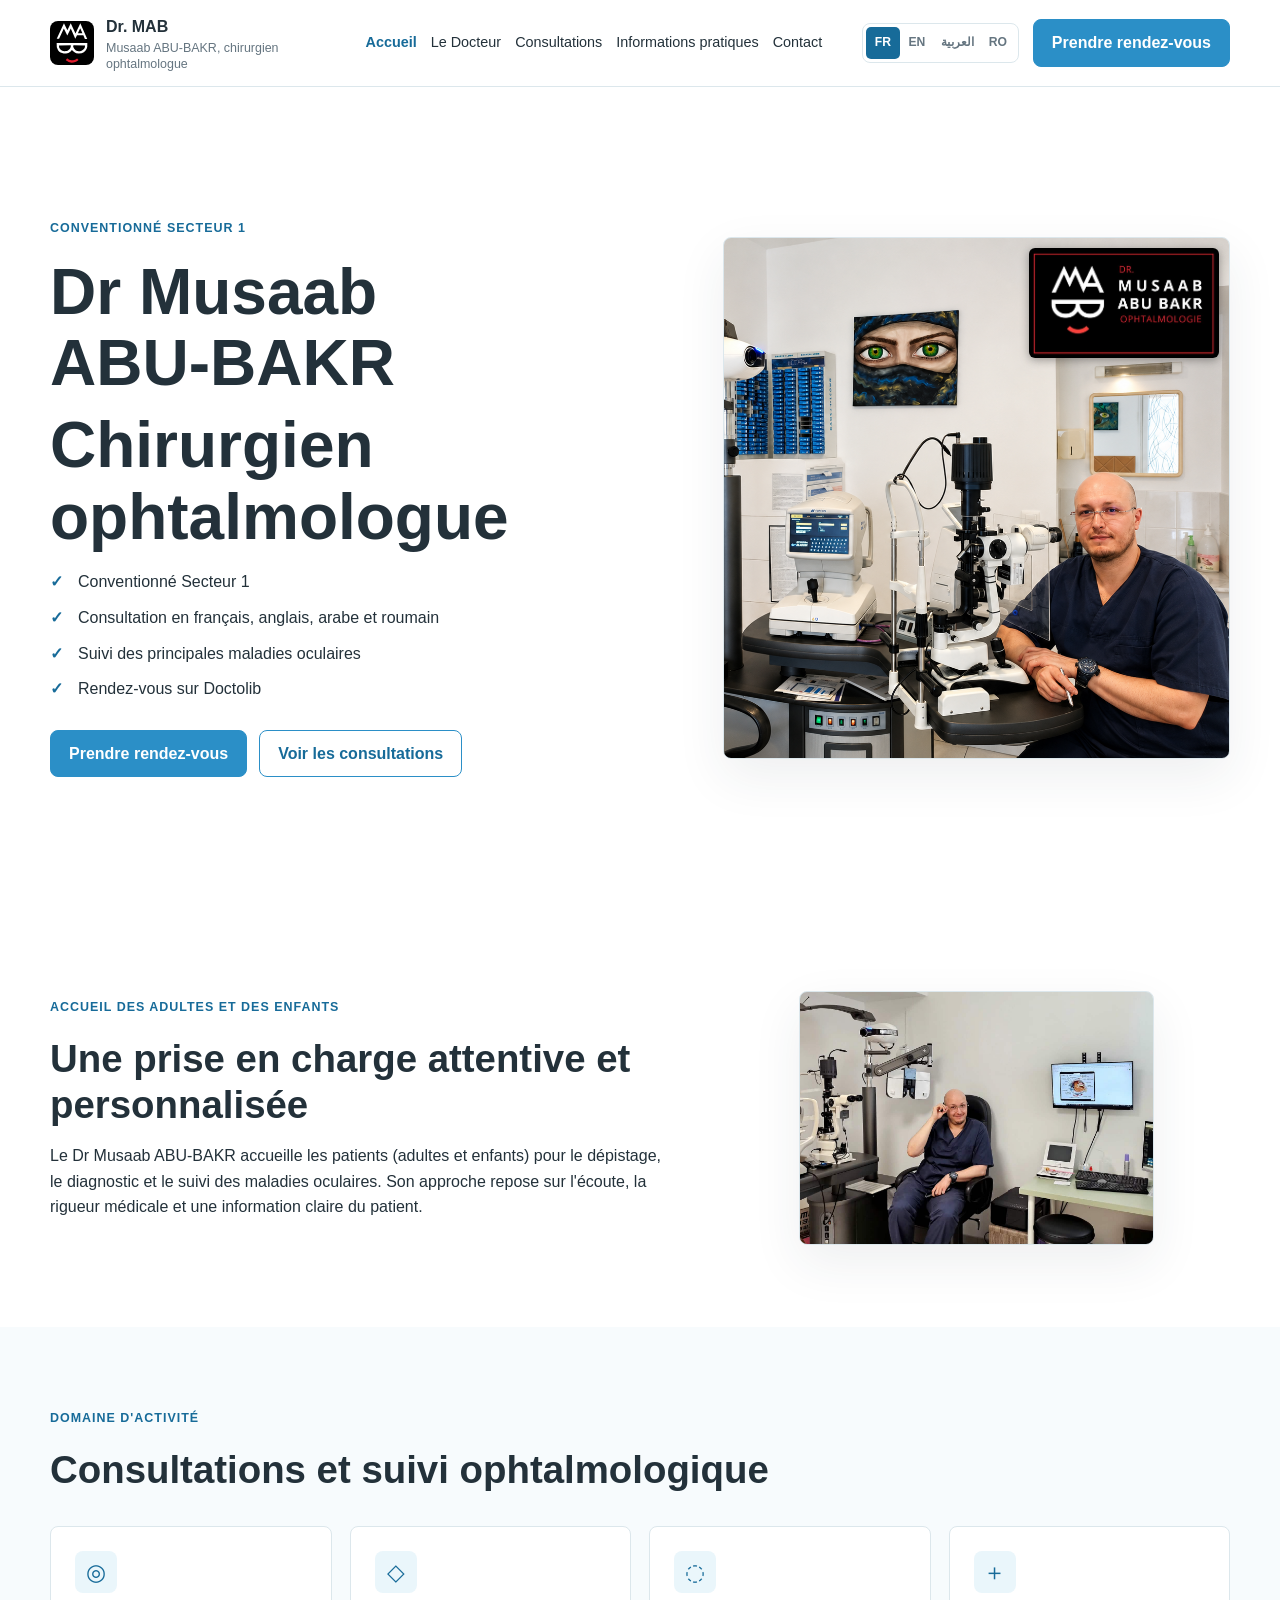
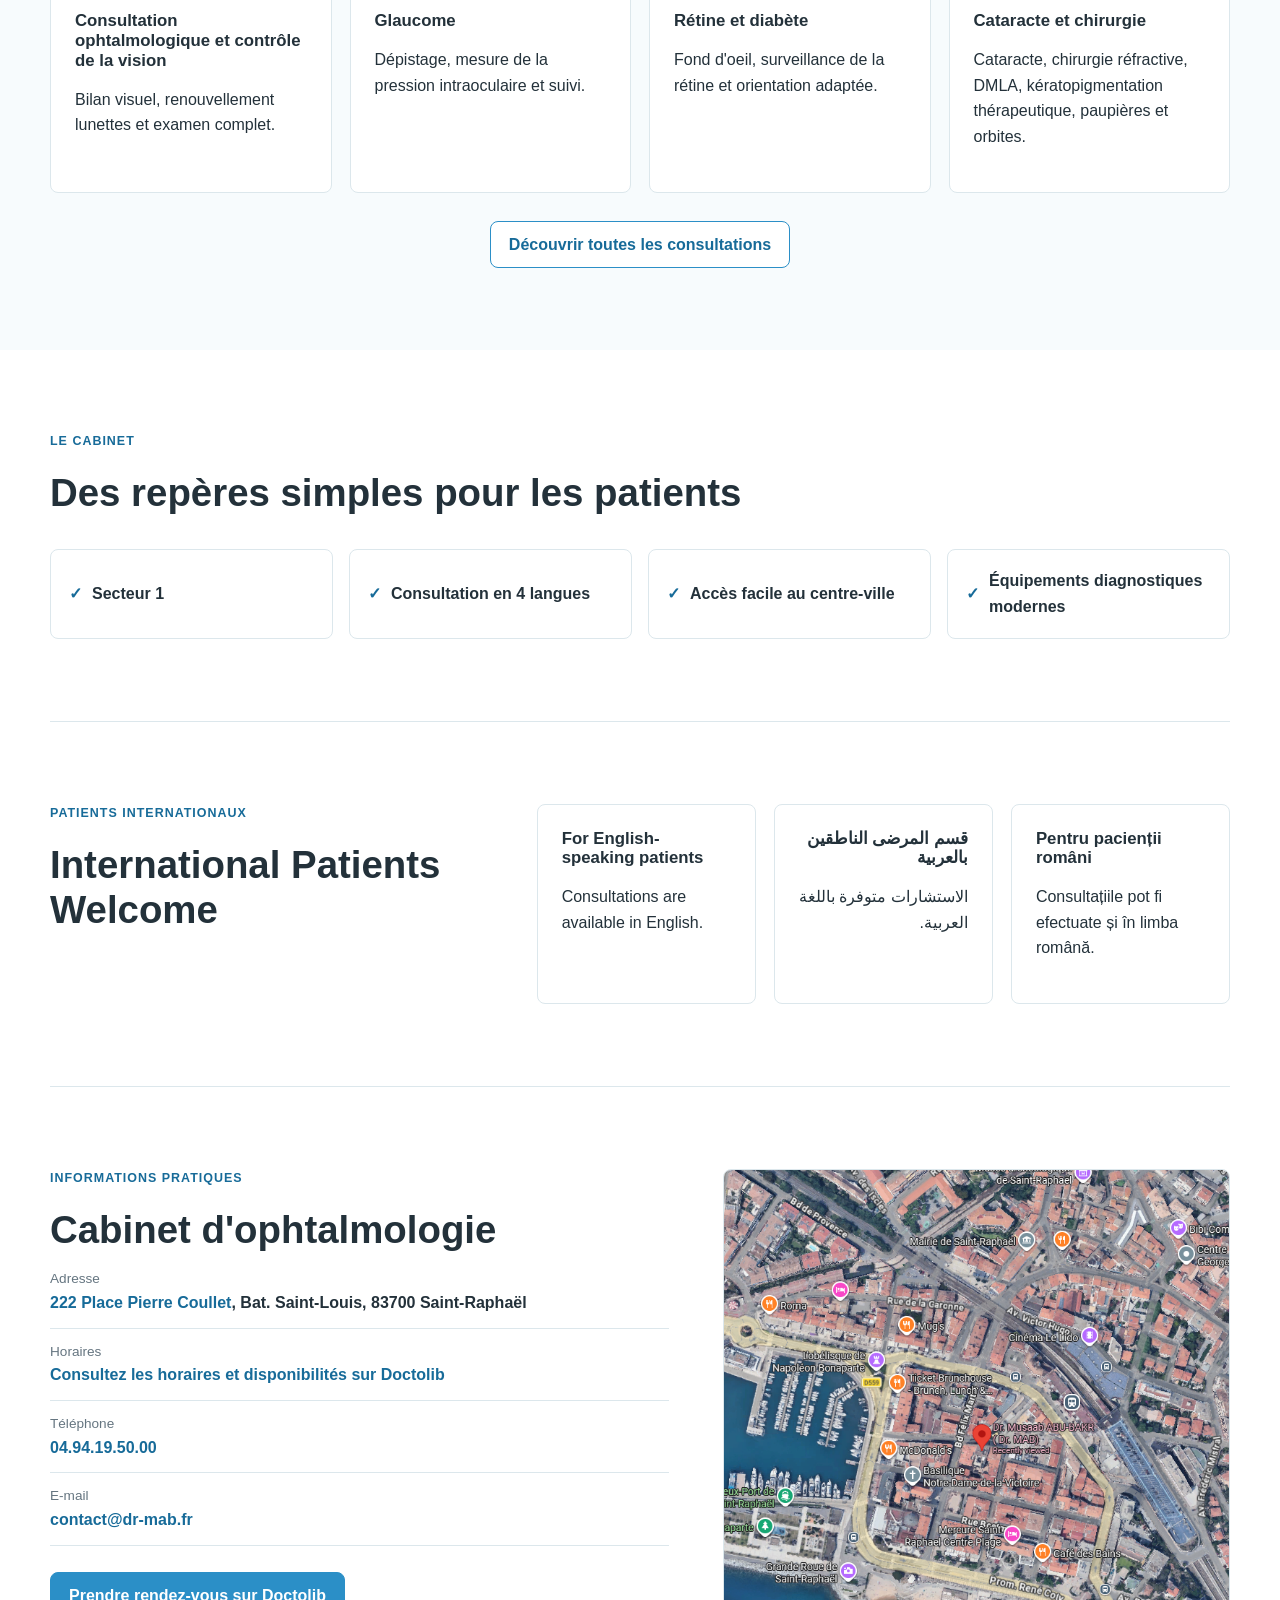
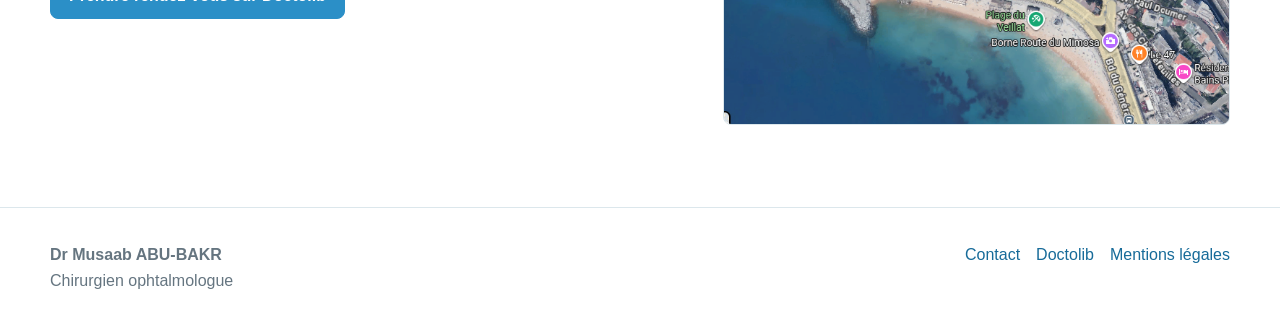
<file: index.html>
<!doctype html>
<html lang="fr">
  <head>
    <meta charset="utf-8">
    <meta name="viewport" content="width=device-width, initial-scale=1">
    <title>Dr Musaab ABU-BAKR | Chirurgien ophtalmologue</title>
    <meta name="description" content="Cabinet d'ophtalmologie du Dr Musaab ABU-BAKR. Consultations secteur 1 en français, anglais, arabe et roumain. Rendez-vous sur Doctolib.">
    <link rel="canonical" href="https://dr-mab.fr/">
    <meta property="og:title" content="Dr Musaab ABU-BAKR | Chirurgien ophtalmologue">
    <meta property="og:description" content="Consultations ophtalmologiques, secteur 1, rendez-vous sur Doctolib.">
    <meta property="og:type" content="website">
    <meta property="og:url" content="https://dr-mab.fr/">
    <link rel="icon" type="image/svg+xml" href="assets/images/logo-mab.svg">
    <link rel="stylesheet" href="assets/styles.css?v=d21c5bc8">
    <script type="application/ld+json">
      {
        "@context": "https://schema.org",
        "@type": "Physician",
        "name": "Dr Musaab ABU-BAKR",
        "medicalSpecialty": "Ophthalmology",
        "url": "https://dr-mab.fr/",
        "address": {
          "@type": "PostalAddress",
          "streetAddress": "222 Place Pierre Coullet, Bat. Saint-Louis",
          "postalCode": "83700",
          "addressLocality": "Saint-Raphaël",
          "addressCountry": "FR"
        },
        "telephone": "+33494195000",
        "email": "contact@dr-mab.fr",
        "availableLanguage": ["fr", "en", "ar", "ro"],
        "priceRange": "Conventionné secteur 1",
        "sameAs": ["https://www.doctolib.fr/ophtalmologue/saint-raphael/musaab-abu-bakr-81519fad-babe-4776-a67e-3e1cb4965080"]
      }
    </script>
  </head>
  <body>
    <header class="site-header">
      <a class="brand" href="index.html" aria-label="Accueil">
        <img src="assets/images/logo-mab.svg" alt="Dr Musaab ABU-BAKR" class="brand-mark">
        <span><strong>Dr. MAB</strong><small>Musaab ABU-BAKR, chirurgien ophtalmologue</small></span>
      </a>
      <button class="nav-toggle" type="button" aria-expanded="false" aria-controls="site-nav">Menu</button>
      <nav id="site-nav" class="site-nav" aria-label="Navigation principale">
        <a href="index.html" aria-current="page">Accueil</a>
        <a href="le-docteur.html">Le Docteur</a>
        <a href="consultations.html">Consultations</a>
        <a href="informations-pratiques.html">Informations pratiques</a>
        <a href="contact.html">Contact</a>
      </nav>
      <a class="button button-primary header-cta" href="https://www.doctolib.fr/ophtalmologue/saint-raphael/musaab-abu-bakr-81519fad-babe-4776-a67e-3e1cb4965080" target="_blank" rel="noopener">Prendre rendez-vous</a>
    </header>

    <main>
      <section class="hero section">
        <div class="hero-copy">
          <p class="eyebrow">Conventionné secteur 1</p>
          <h1 class="hero-title">
            Dr Musaab <span class="nowrap">ABU-BAKR</span>
            <span class="hero-role">Chirurgien ophtalmologue</span>
          </h1>
          <ul class="hero-list">
            <li>Conventionné Secteur 1</li>
            <li>Consultation en français, anglais, arabe et roumain</li>
            <li>Suivi des principales maladies oculaires</li>
            <li>Rendez-vous sur Doctolib</li>
          </ul>
          <div class="actions">
            <a class="button button-primary" href="https://www.doctolib.fr/ophtalmologue/saint-raphael/musaab-abu-bakr-81519fad-babe-4776-a67e-3e1cb4965080" target="_blank" rel="noopener">Prendre rendez-vous</a>
            <a class="button button-secondary" href="consultations.html">Voir les consultations</a>
          </div>
        </div>
        <figure class="photo-card hero-photo">
          <img class="focus-right" src="assets/images/foto pag. princip..png" alt="Dr Musaab ABU-BAKR dans son cabinet d'ophtalmologie" onerror="this.hidden=true">
          <img class="hero-photo-badge" src="assets/images/dr-mab logo lg.webp" alt="" aria-hidden="true">
        </figure>
      </section>

      <section class="split section">
        <div>
          <p class="eyebrow">Accueil des adultes et des enfants</p>
          <h2>Une prise en charge attentive et personnalisée</h2>
          <p>Le Dr Musaab ABU-BAKR accueille les patients (adultes et enfants) pour le dépistage, le diagnostic et le suivi des maladies oculaires. Son approche repose sur l'écoute, la rigueur médicale et une information claire du patient.</p>
        </div>
        <figure class="photo-card" style="width: 70%; min-height: 252px; margin: 0 auto;">
          <img src="assets/images/foto contact.jpeg" alt="Cabinet d'ophtalmologie du Dr Musaab ABU-BAKR" onerror="this.hidden=true">
        </figure>
      </section>

      <section class="section section-muted">
        <div class="section-heading">
          <p class="eyebrow">Domaine d'activité</p>
          <h2>Consultations et suivi ophtalmologique</h2>
        </div>
        <div class="feature-grid">
          <a class="feature" href="consultations.html#consultation-controle">
            <span class="icon" aria-hidden="true">◎</span>
            <h3>Consultation ophtalmologique et contrôle de la vision</h3>
            <p>Bilan visuel, renouvellement lunettes et examen complet.</p>
          </a>
          <a class="feature" href="consultations.html#glaucome">
            <span class="icon" aria-hidden="true">◇</span>
            <h3>Glaucome</h3>
            <p>Dépistage, mesure de la pression intraoculaire et suivi.</p>
          </a>
          <a class="feature" href="consultations.html#fond-oeil">
            <span class="icon" aria-hidden="true">◌</span>
            <h3>Rétine et diabète</h3>
            <p>Fond d'oeil, surveillance de la rétine et orientation adaptée.</p>
          </a>
          <a class="feature" href="consultations.html#chirurgie-refractive">
            <span class="icon" aria-hidden="true">＋</span>
            <h3>Cataracte et chirurgie</h3>
            <p>Cataracte, chirurgie réfractive, DMLA, kératopigmentation thérapeutique, paupières et orbites.</p>
          </a>
        </div>
        <div class="center">
          <a class="button button-secondary" href="consultations.html">Découvrir toutes les consultations</a>
        </div>
      </section>

      <section class="section">
        <div class="section-heading">
          <p class="eyebrow">Le cabinet</p>
          <h2>Des repères simples pour les patients</h2>
        </div>
        <div class="advantage-row">
          <span>Secteur 1</span>
          <span>Consultation en 4 langues</span>
          <span>Accès facile au centre-ville</span>
          <span>Équipements diagnostiques modernes</span>
        </div>
      </section>

      <section class="section international">
        <div>
          <p class="eyebrow">Patients internationaux</p>
          <h2>International Patients Welcome</h2>
        </div>
        <div class="language-grid">
          <article data-language-card="fr" data-i18n-static lang="fr">
            <h3>Pour les patients francophones</h3>
            <p>Les consultations sont disponibles en français.</p>
          </article>
          <article data-language-card="en" data-i18n-static lang="en">
            <h3>For English-speaking patients</h3>
            <p>Consultations are available in English.</p>
          </article>
          <article data-language-card="ar" data-i18n-static dir="rtl" lang="ar">
            <h3>قسم المرضى الناطقين بالعربية</h3>
            <p>الاستشارات متوفرة باللغة العربية.</p>
          </article>
          <article data-language-card="ro" data-i18n-static lang="ro">
            <h3>Pentru pacienții români</h3>
            <p>Consultațiile pot fi efectuate și în limba română.</p>
          </article>
        </div>
      </section>

      <section class="section contact-band">
        <div>
          <p class="eyebrow">Informations pratiques</p>
          <h2>Cabinet d'ophtalmologie</h2>
          <dl class="info-list">
            <div><dt>Adresse</dt><dd><a href="https://www.google.com/maps/search/222+Place+Pierre+Coullet?entry=gmail&amp;source=g" target="_blank" rel="noopener">222 Place Pierre Coullet</a>, Bat. Saint-Louis, 83700 Saint-Raphaël</dd></div>
            <div><dt>Horaires</dt><dd><a href="https://www.doctolib.fr/ophtalmologue/saint-raphael/musaab-abu-bakr-81519fad-babe-4776-a67e-3e1cb4965080" target="_blank" rel="noopener">Consultez les horaires et disponibilités sur Doctolib</a></dd></div>
            <div><dt>Téléphone</dt><dd><a href="tel:+33494195000">04.94.19.50.00</a></dd></div>
            <div><dt>E-mail</dt><dd><a href="mailto:contact@dr-mab.fr">contact@dr-mab.fr</a></dd></div>
          </dl>
          <a class="button button-primary" href="https://www.doctolib.fr/ophtalmologue/saint-raphael/musaab-abu-bakr-81519fad-babe-4776-a67e-3e1cb4965080" target="_blank" rel="noopener">Prendre rendez-vous sur Doctolib</a>
        </div>
        <a class="map-placeholder map-image-link" href="https://www.google.com/maps/search/222+Place+Pierre+Coullet?entry=gmail&amp;source=g" target="_blank" rel="noopener" aria-label="Voir l'adresse du cabinet sur Google Maps">
          <img src="assets/images/contact-map.png" alt="Carte du cabinet au 222 Place Pierre Coullet">
        </a>
      </section>
    </main>

    <footer class="site-footer">
      <div>
        <strong>Dr Musaab ABU-BAKR</strong>
        <span>Chirurgien ophtalmologue</span>
      </div>
      <nav aria-label="Liens de pied de page">
        <a href="contact.html">Contact</a>
        <a href="https://www.doctolib.fr/ophtalmologue/saint-raphael/musaab-abu-bakr-81519fad-babe-4776-a67e-3e1cb4965080" target="_blank" rel="noopener">Doctolib</a>
        <a href="mentions-legales.html">Mentions légales</a>
      </nav>
    </footer>
    <script src="assets/i18n.js?v=83a98ea0"></script>
    <script src="assets/script.js?v=799ef684"></script>
  </body>
</html>
</file>
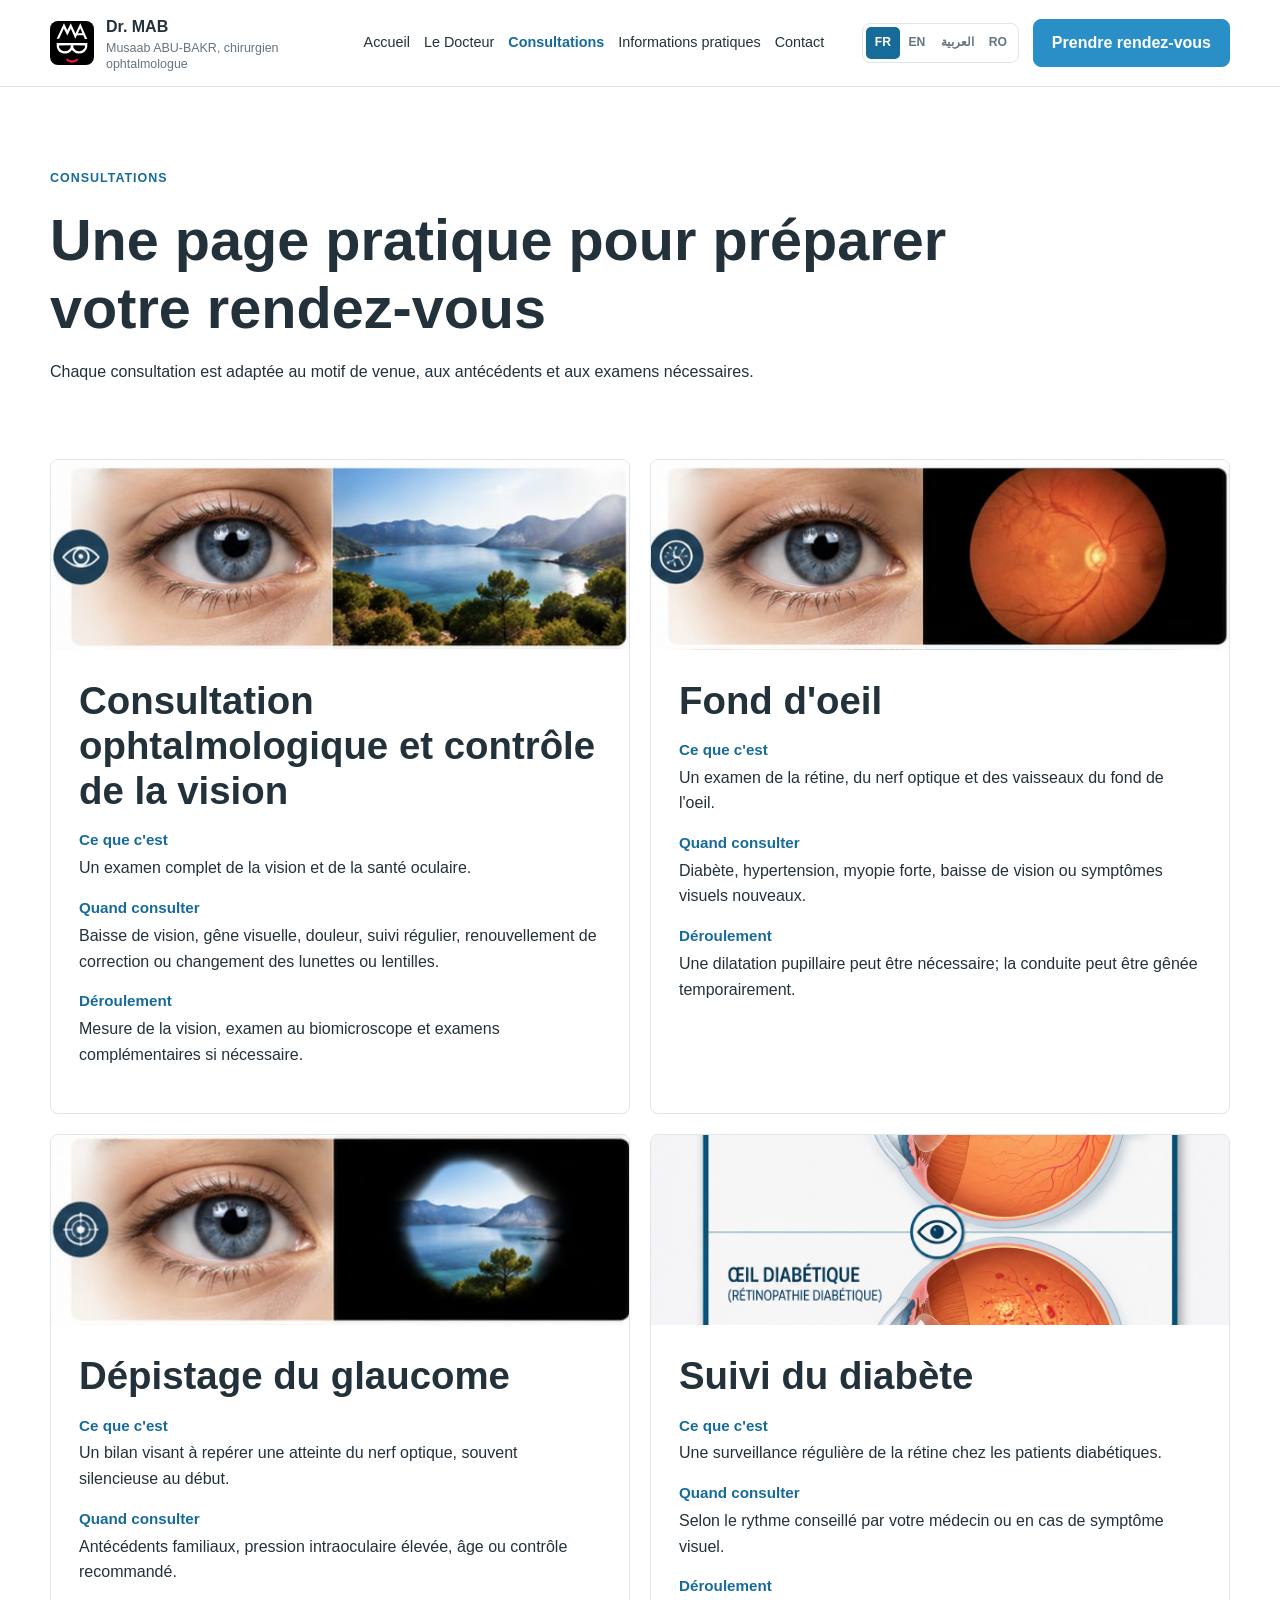
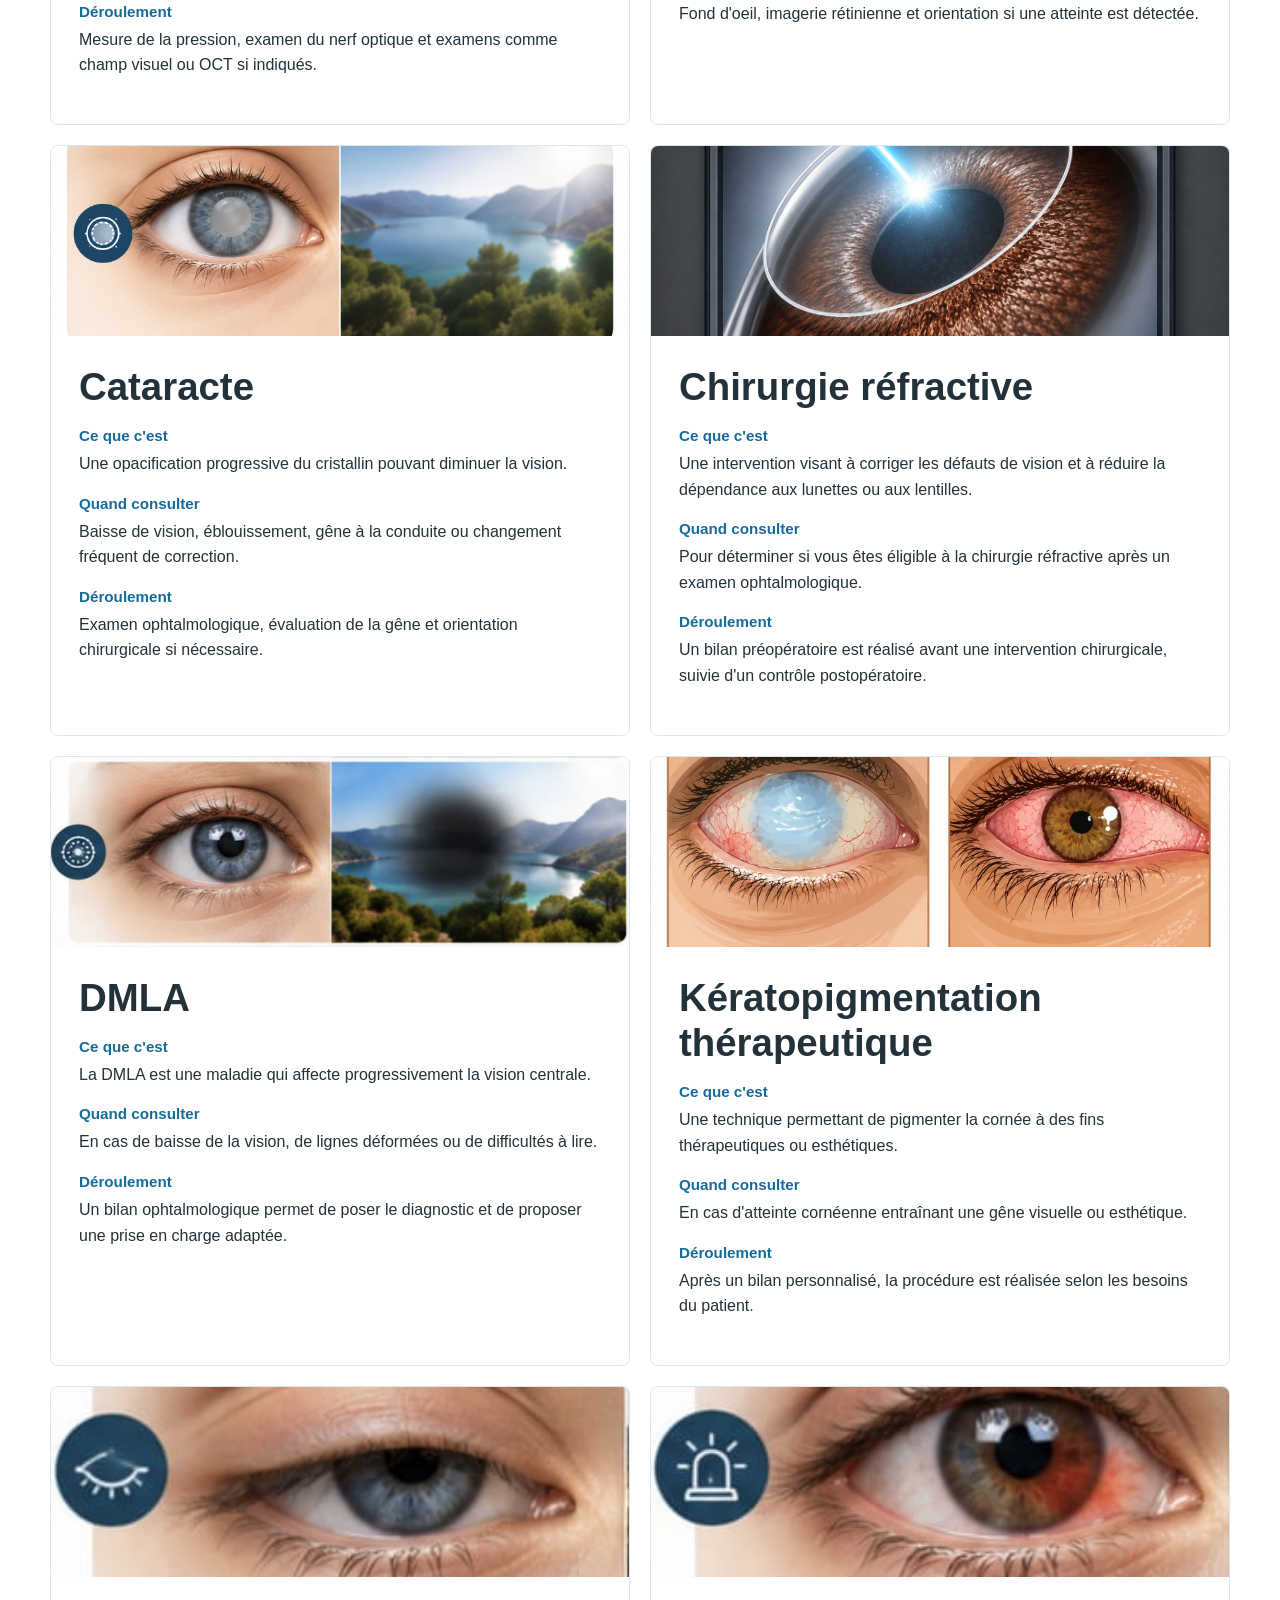
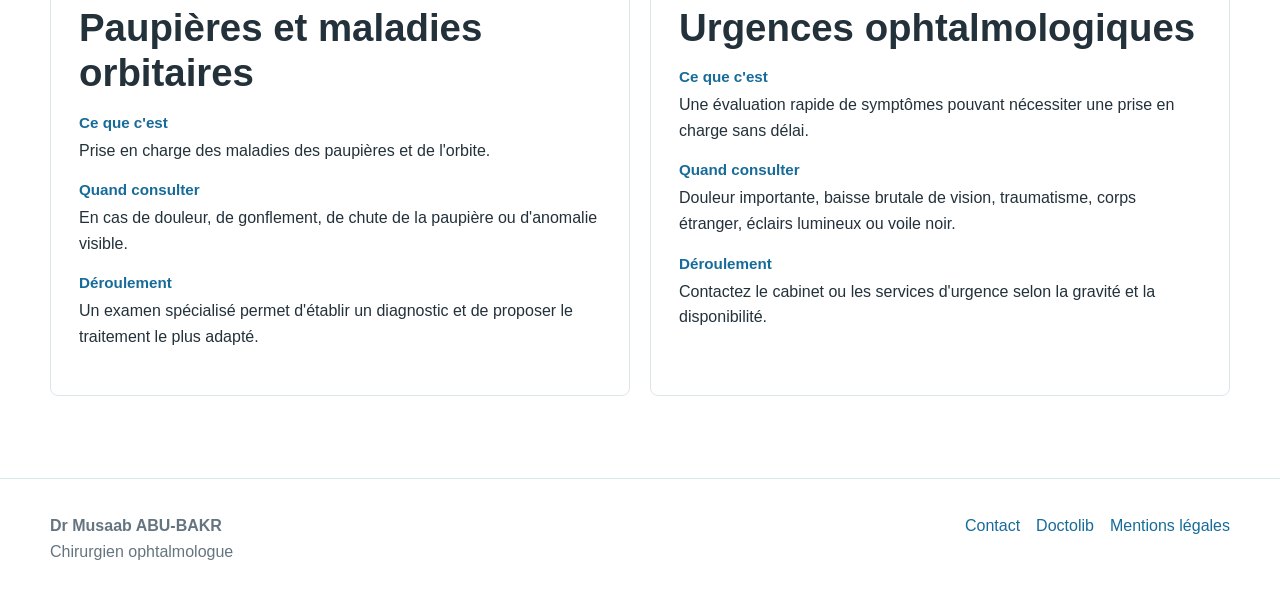
<file: consultations.html>
<!doctype html>
<html lang="fr">
  <head>
    <meta charset="utf-8">
    <meta name="viewport" content="width=device-width, initial-scale=1">
    <title>Consultations ophtalmologiques | Dr Musaab ABU-BAKR</title>
    <meta name="description" content="Consultation ophtalmologique, contrôle de la vision, fond d'oeil, glaucome, diabète, cataracte, chirurgie réfractive, DMLA, kératopigmentation, paupières et maladies orbitaires.">
    <link rel="icon" type="image/svg+xml" href="assets/images/logo-mab.svg">
    <link rel="stylesheet" href="assets/styles.css?v=d21c5bc8">
  </head>
  <body>
    <header class="site-header">
      <a class="brand" href="index.html"><img src="assets/images/logo-mab.svg" alt="Dr Musaab ABU-BAKR" class="brand-mark"><span><strong>Dr. MAB</strong><small>Musaab ABU-BAKR, chirurgien ophtalmologue</small></span></a>
      <button class="nav-toggle" type="button" aria-expanded="false" aria-controls="site-nav">Menu</button>
      <nav id="site-nav" class="site-nav"><a href="index.html">Accueil</a><a href="le-docteur.html">Le Docteur</a><a href="consultations.html" aria-current="page">Consultations</a><a href="informations-pratiques.html">Informations pratiques</a><a href="contact.html">Contact</a></nav>
      <a class="button button-primary header-cta" href="https://www.doctolib.fr/ophtalmologue/saint-raphael/musaab-abu-bakr-81519fad-babe-4776-a67e-3e1cb4965080" target="_blank" rel="noopener">Prendre rendez-vous</a>
    </header>
    <main>
      <section class="section compact-hero">
        <p class="eyebrow">Consultations</p>
        <h1>Une page pratique pour préparer votre rendez-vous</h1>
        <p>Chaque consultation est adaptée au motif de venue, aux antécédents et aux examens nécessaires.</p>
      </section>
      <section class="section service-list">
        <article id="consultation-controle"><img src="assets/images/controle.jpg" alt="Consultation ophtalmologique et contrôle de la vision"><div class="service-body"><h2>Consultation ophtalmologique et contrôle de la vision</h2><h3>Ce que c'est</h3><p>Un examen complet de la vision et de la santé oculaire.</p><h3>Quand consulter</h3><p>Baisse de vision, gêne visuelle, douleur, suivi régulier, renouvellement de correction ou changement des lunettes ou lentilles.</p><h3>Déroulement</h3><p>Mesure de la vision, examen au biomicroscope et examens complémentaires si nécessaire.</p></div></article>
        <article id="fond-oeil"><img src="assets/images/fund%20ochi.jpg" alt="Fond d'oeil"><div class="service-body"><h2>Fond d'oeil</h2><h3>Ce que c'est</h3><p>Un examen de la rétine, du nerf optique et des vaisseaux du fond de l'oeil.</p><h3>Quand consulter</h3><p>Diabète, hypertension, myopie forte, baisse de vision ou symptômes visuels nouveaux.</p><h3>Déroulement</h3><p>Une dilatation pupillaire peut être nécessaire; la conduite peut être gênée temporairement.</p></div></article>
        <article id="glaucome"><img src="assets/images/glaucom.jpg" alt="Dépistage du glaucome"><div class="service-body"><h2>Dépistage du glaucome</h2><h3>Ce que c'est</h3><p>Un bilan visant à repérer une atteinte du nerf optique, souvent silencieuse au début.</p><h3>Quand consulter</h3><p>Antécédents familiaux, pression intraoculaire élevée, âge ou contrôle recommandé.</p><h3>Déroulement</h3><p>Mesure de la pression, examen du nerf optique et examens comme champ visuel ou OCT si indiqués.</p></div></article>
        <article><img src="assets/images/diabet.png" alt="Suivi du diabète"><div class="service-body"><h2>Suivi du diabète</h2><h3>Ce que c'est</h3><p>Une surveillance régulière de la rétine chez les patients diabétiques.</p><h3>Quand consulter</h3><p>Selon le rythme conseillé par votre médecin ou en cas de symptôme visuel.</p><h3>Déroulement</h3><p>Fond d'oeil, imagerie rétinienne et orientation si une atteinte est détectée.</p></div></article>
        <article><img src="assets/images/cataracta.jpg" alt="Cataracte"><div class="service-body"><h2>Cataracte</h2><h3>Ce que c'est</h3><p>Une opacification progressive du cristallin pouvant diminuer la vision.</p><h3>Quand consulter</h3><p>Baisse de vision, éblouissement, gêne à la conduite ou changement fréquent de correction.</p><h3>Déroulement</h3><p>Examen ophtalmologique, évaluation de la gêne et orientation chirurgicale si nécessaire.</p></div></article>
        <article id="chirurgie-refractive"><img src="assets/images/laser.png" alt="Chirurgie réfractive"><div class="service-body"><h2>Chirurgie réfractive</h2><h3>Ce que c'est</h3><p>Une intervention visant à corriger les défauts de vision et à réduire la dépendance aux lunettes ou aux lentilles.</p><h3>Quand consulter</h3><p>Pour déterminer si vous êtes éligible à la chirurgie réfractive après un examen ophtalmologique.</p><h3>Déroulement</h3><p>Un bilan préopératoire est réalisé avant une intervention chirurgicale, suivie d'un contrôle postopératoire.</p></div></article>
        <article><img src="assets/images/DMLA.jpg" alt="DMLA"><div class="service-body"><h2>DMLA</h2><h3>Ce que c'est</h3><p>La DMLA est une maladie qui affecte progressivement la vision centrale.</p><h3>Quand consulter</h3><p>En cas de baisse de la vision, de lignes déformées ou de difficultés à lire.</p><h3>Déroulement</h3><p>Un bilan ophtalmologique permet de poser le diagnostic et de proposer une prise en charge adaptée.</p></div></article>
        <article><img src="assets/images/keratopigm.%20terap..jpg" alt="Kératopigmentation thérapeutique"><div class="service-body"><h2>Kératopigmentation thérapeutique</h2><h3>Ce que c'est</h3><p>Une technique permettant de pigmenter la cornée à des fins thérapeutiques ou esthétiques.</p><h3>Quand consulter</h3><p>En cas d'atteinte cornéenne entraînant une gêne visuelle ou esthétique.</p><h3>Déroulement</h3><p>Après un bilan personnalisé, la procédure est réalisée selon les besoins du patient.</p></div></article>
        <article><img src="assets/images/maladies%20orbit..jpg" alt="Paupières et maladies orbitaires"><div class="service-body"><h2>Paupières et maladies orbitaires</h2><h3>Ce que c'est</h3><p>Prise en charge des maladies des paupières et de l'orbite.</p><h3>Quand consulter</h3><p>En cas de douleur, de gonflement, de chute de la paupière ou d'anomalie visible.</p><h3>Déroulement</h3><p>Un examen spécialisé permet d'établir un diagnostic et de proposer le traitement le plus adapté.</p></div></article>
        <article><img src="assets/images/urgence.jpg" alt="Urgences ophtalmologiques"><div class="service-body"><h2>Urgences ophtalmologiques</h2><h3>Ce que c'est</h3><p>Une évaluation rapide de symptômes pouvant nécessiter une prise en charge sans délai.</p><h3>Quand consulter</h3><p>Douleur importante, baisse brutale de vision, traumatisme, corps étranger, éclairs lumineux ou voile noir.</p><h3>Déroulement</h3><p>Contactez le cabinet ou les services d'urgence selon la gravité et la disponibilité.</p></div></article>
      </section>
    </main>
    <footer class="site-footer"><div><strong>Dr Musaab ABU-BAKR</strong><span>Chirurgien ophtalmologue</span></div><nav><a href="contact.html">Contact</a><a href="https://www.doctolib.fr/ophtalmologue/saint-raphael/musaab-abu-bakr-81519fad-babe-4776-a67e-3e1cb4965080" target="_blank" rel="noopener">Doctolib</a><a href="mentions-legales.html">Mentions légales</a></nav></footer>
    <script src="assets/i18n.js?v=83a98ea0"></script>
    <script src="assets/script.js?v=799ef684"></script>
  </body>
</html>
</file>
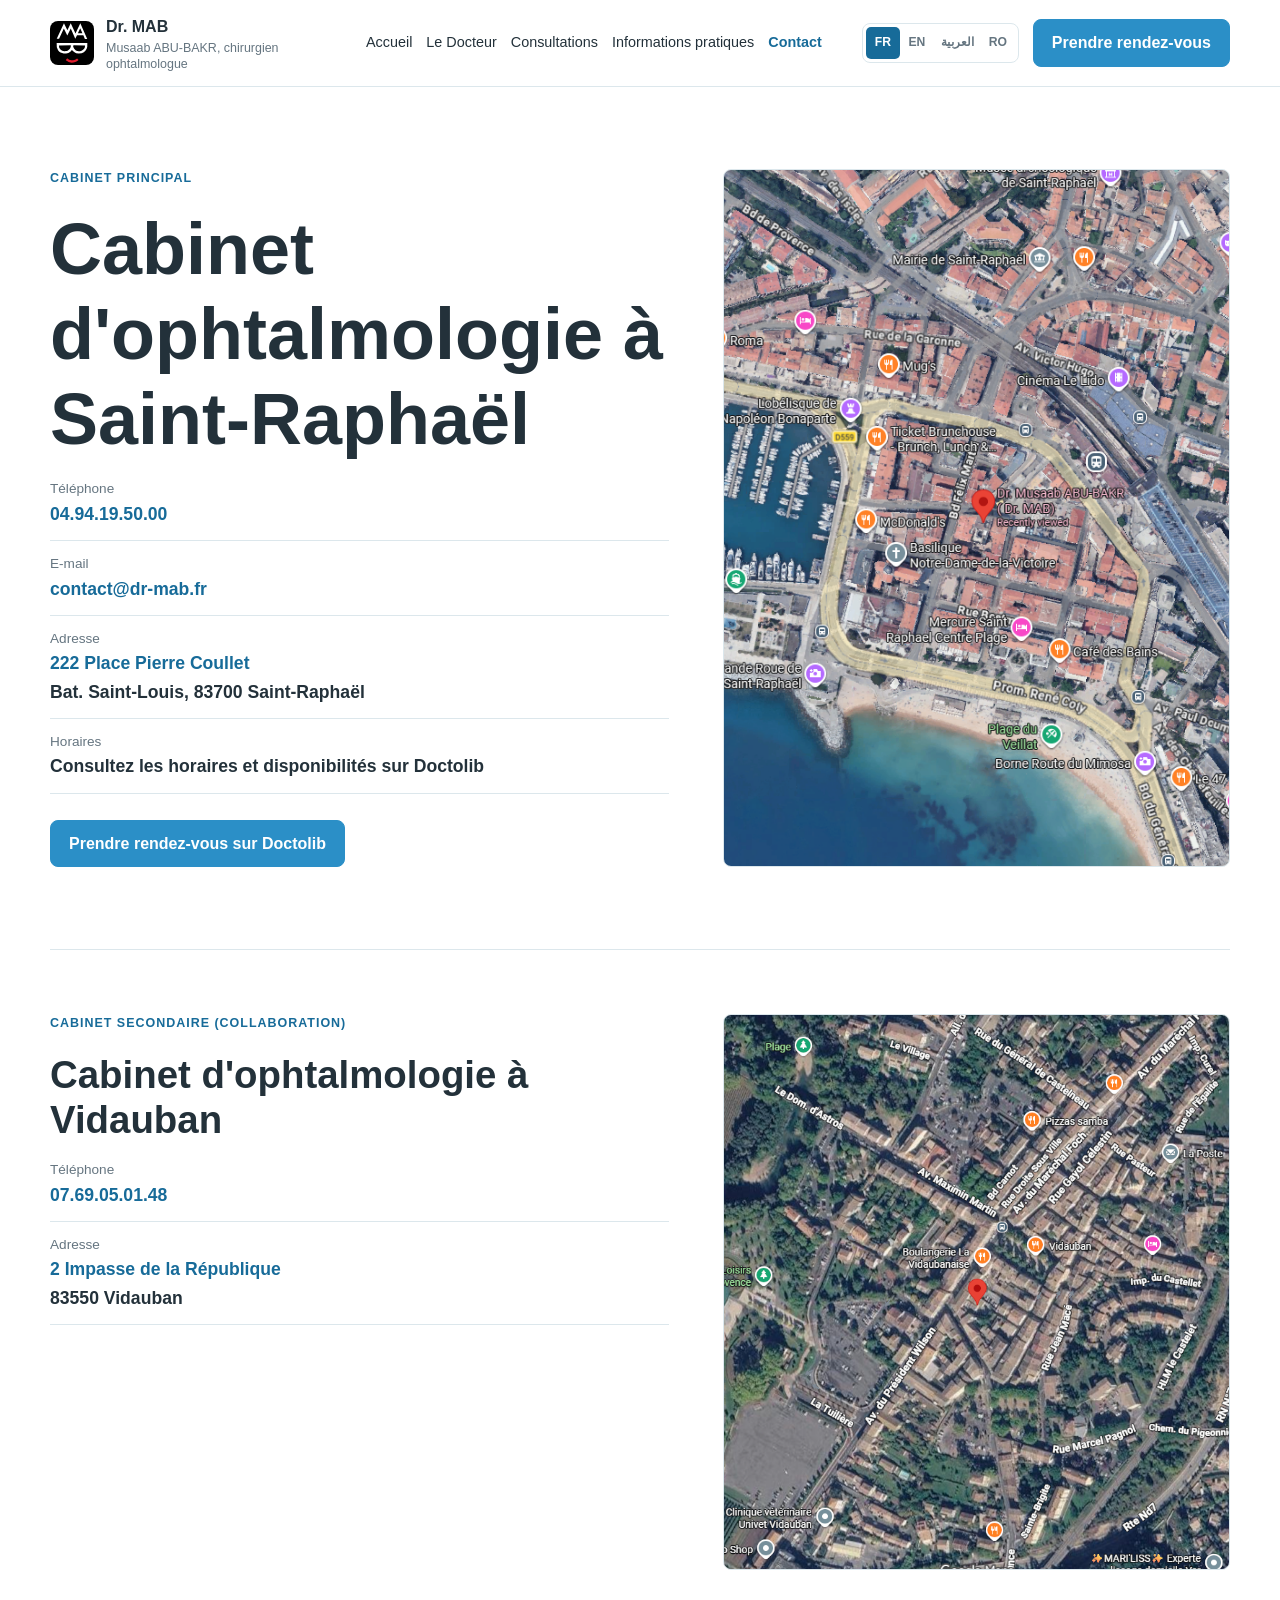
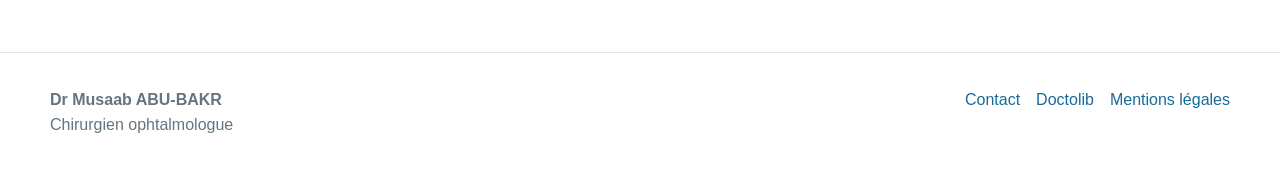
<file: contact.html>
<!doctype html>
<html lang="fr">
  <head>
    <meta charset="utf-8">
    <meta name="viewport" content="width=device-width, initial-scale=1">
    <title>Contact | Dr Musaab ABU-BAKR Chirurgien ophtalmologue</title>
    <meta name="description" content="Contact, adresse, téléphone, email, carte et prise de rendez-vous Doctolib du cabinet d'ophtalmologie du Dr Musaab ABU-BAKR.">
    <link rel="icon" type="image/svg+xml" href="assets/images/logo-mab.svg">
    <link rel="stylesheet" href="assets/styles.css?v=d21c5bc8">
  </head>
  <body>
    <header class="site-header">
      <a class="brand" href="index.html"><img src="assets/images/logo-mab.svg" alt="Dr Musaab ABU-BAKR" class="brand-mark"><span><strong>Dr. MAB</strong><small>Musaab ABU-BAKR, chirurgien ophtalmologue</small></span></a>
      <button class="nav-toggle" type="button" aria-expanded="false" aria-controls="site-nav">Menu</button>
      <nav id="site-nav" class="site-nav"><a href="index.html">Accueil</a><a href="le-docteur.html">Le Docteur</a><a href="consultations.html">Consultations</a><a href="informations-pratiques.html">Informations pratiques</a><a href="contact.html" aria-current="page">Contact</a></nav>
      <a class="button button-primary header-cta" href="https://www.doctolib.fr/ophtalmologue/saint-raphael/musaab-abu-bakr-81519fad-babe-4776-a67e-3e1cb4965080" target="_blank" rel="noopener">Prendre rendez-vous</a>
    </header>
    <main>
      <section class="section contact-page">
        <div>
          <p class="eyebrow">Cabinet principal</p>
          <h1>Cabinet d'ophtalmologie à Saint-Raphaël</h1>
          <dl class="info-list large">
            <div><dt>Téléphone</dt><dd><a href="tel:+33494195000">04.94.19.50.00</a></dd></div>
            <div><dt>E-mail</dt><dd><a href="mailto:contact@dr-mab.fr">contact@dr-mab.fr</a></dd></div>
            <div><dt>Adresse</dt><dd><a href="https://www.google.com/maps/search/222+Place+Pierre+Coullet?entry=gmail&amp;source=g" target="_blank" rel="noopener">222 Place Pierre Coullet</a><br>Bat. Saint-Louis, 83700 Saint-Raphaël</dd></div>
            <div><dt>Horaires</dt><dd>Consultez les horaires et disponibilités sur Doctolib</dd></div>
          </dl>
          <a class="button button-primary" href="https://www.doctolib.fr/ophtalmologue/saint-raphael/musaab-abu-bakr-81519fad-babe-4776-a67e-3e1cb4965080" target="_blank" rel="noopener">Prendre rendez-vous sur Doctolib</a>
        </div>
        <a class="map-placeholder map-image-link large-map" href="https://www.google.com/maps/search/222+Place+Pierre+Coullet?entry=gmail&amp;source=g" target="_blank" rel="noopener" aria-label="Voir l'adresse du cabinet sur Google Maps">
          <img src="assets/images/contact-map.png" alt="Carte du cabinet au 222 Place Pierre Coullet à Saint-Raphaël">
        </a>
      </section>
      <section class="section contact-page contact-secondary">
        <div>
          <p class="eyebrow">Cabinet secondaire (collaboration)</p>
          <h2>Cabinet d'ophtalmologie à Vidauban</h2>
          <dl class="info-list large">
            <div><dt>Téléphone</dt><dd><a href="tel:+33769050148">07.69.05.01.48</a></dd></div>
            <div><dt>Adresse</dt><dd><a href="https://www.google.com/maps/search/2+Impasse+de+la+R%C3%A9publique,+83550+Vidauban" target="_blank" rel="noopener">2 Impasse de la République</a><br>83550 Vidauban</dd></div>
          </dl>
        </div>
        <a class="map-placeholder map-image-link large-map" href="https://www.google.com/maps/search/2+Impasse+de+la+R%C3%A9publique,+83550+Vidauban" target="_blank" rel="noopener" aria-label="Voir l'adresse du cabinet de Vidauban sur Google Maps">
          <img src="assets/images/contact-map-vidauban.png" alt="Carte du cabinet au 2 Impasse de la République à Vidauban" loading="lazy">
        </a>
      </section>
    </main>
    <footer class="site-footer"><div><strong>Dr Musaab ABU-BAKR</strong><span>Chirurgien ophtalmologue</span></div><nav><a href="contact.html">Contact</a><a href="https://www.doctolib.fr/ophtalmologue/saint-raphael/musaab-abu-bakr-81519fad-babe-4776-a67e-3e1cb4965080" target="_blank" rel="noopener">Doctolib</a><a href="mentions-legales.html">Mentions légales</a></nav></footer>
    <script src="assets/i18n.js?v=83a98ea0"></script>
    <script src="assets/script.js?v=799ef684"></script>
  </body>
</html>
</file>
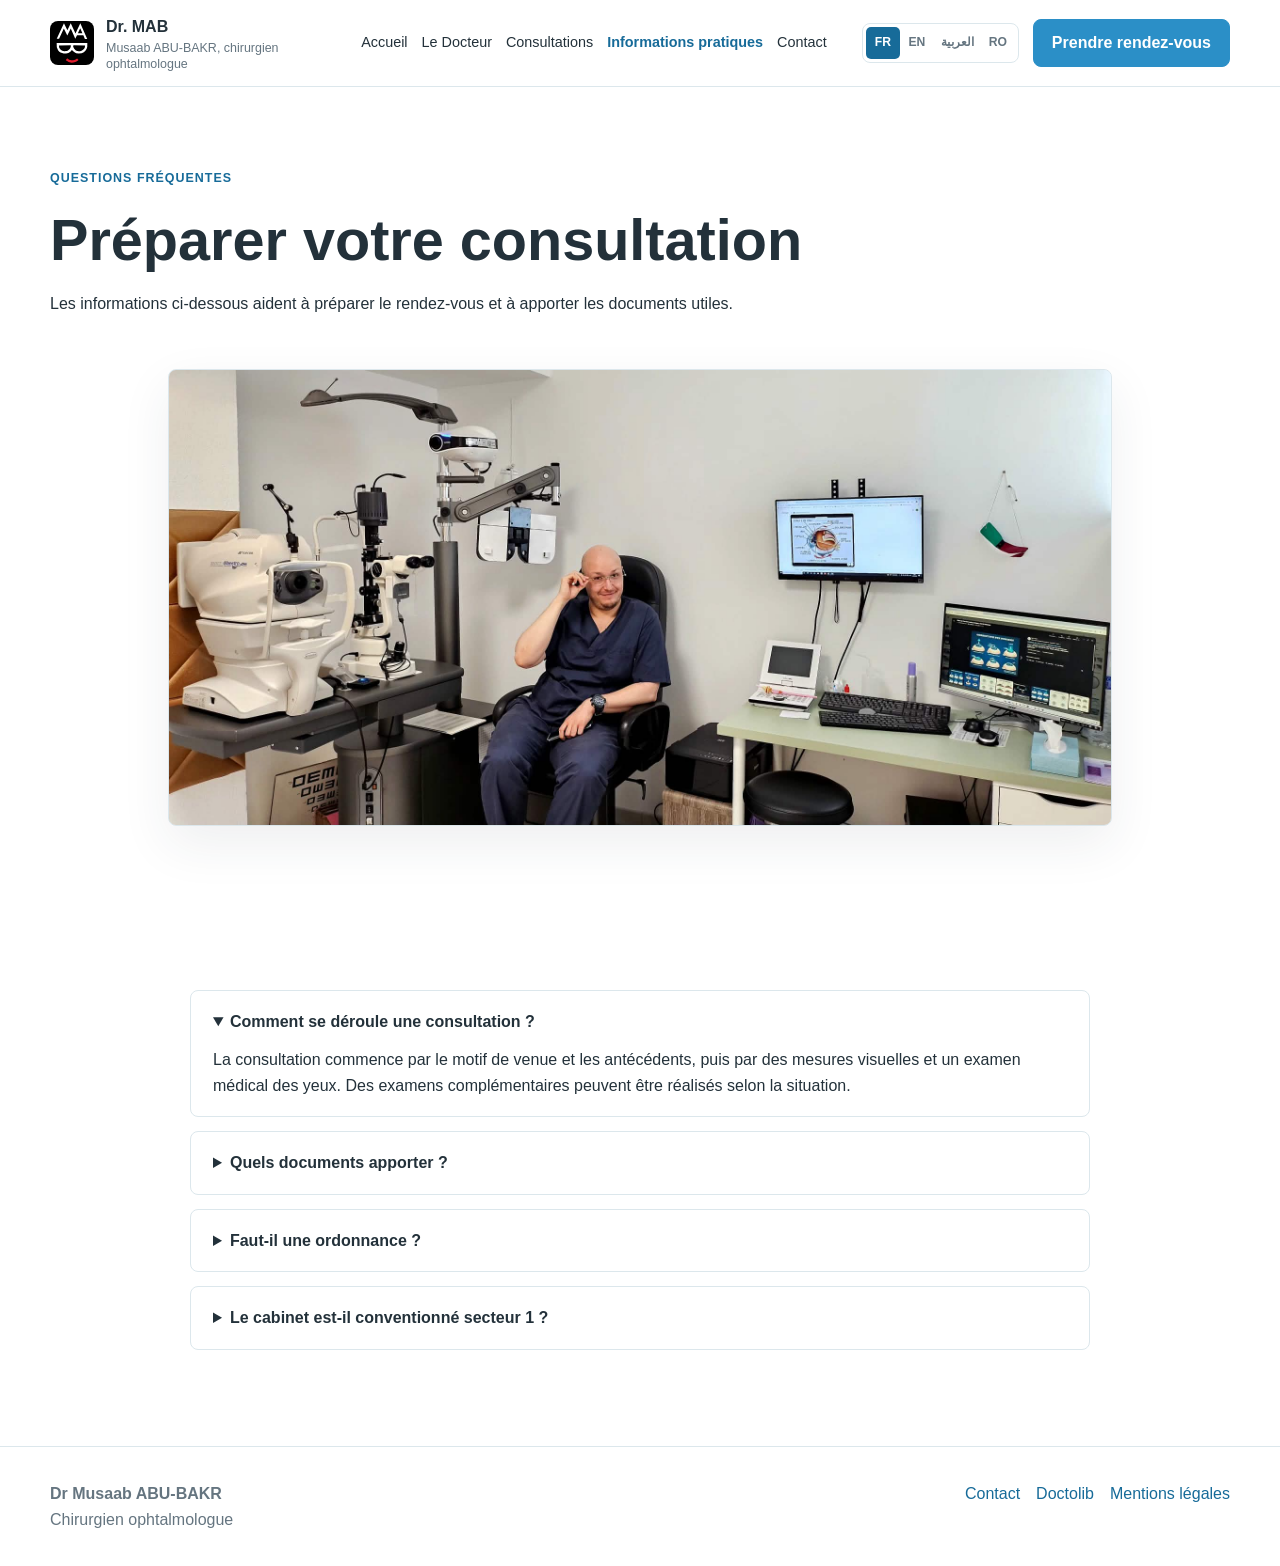
<file: informations-pratiques.html>
<!doctype html>
<html lang="fr">
  <head>
    <meta charset="utf-8">
    <meta name="viewport" content="width=device-width, initial-scale=1">
    <title>Informations pratiques | Cabinet ophtalmologique</title>
    <meta name="description" content="Questions fréquentes avant une consultation ophtalmologique : déroulement, documents à apporter, ordonnance et secteur 1.">
    <link rel="icon" type="image/svg+xml" href="assets/images/logo-mab.svg">
    <link rel="stylesheet" href="assets/styles.css?v=d21c5bc8">
  </head>
  <body>
    <header class="site-header">
      <a class="brand" href="index.html"><img src="assets/images/logo-mab.svg" alt="Dr Musaab ABU-BAKR" class="brand-mark"><span><strong>Dr. MAB</strong><small>Musaab ABU-BAKR, chirurgien ophtalmologue</small></span></a>
      <button class="nav-toggle" type="button" aria-expanded="false" aria-controls="site-nav">Menu</button>
      <nav id="site-nav" class="site-nav"><a href="index.html">Accueil</a><a href="le-docteur.html">Le Docteur</a><a href="consultations.html">Consultations</a><a href="informations-pratiques.html" aria-current="page">Informations pratiques</a><a href="contact.html">Contact</a></nav>
      <a class="button button-primary header-cta" href="https://www.doctolib.fr/ophtalmologue/saint-raphael/musaab-abu-bakr-81519fad-babe-4776-a67e-3e1cb4965080" target="_blank" rel="noopener">Prendre rendez-vous</a>
    </header>
    <main>
      <section class="section compact-hero">
        <p class="eyebrow">Questions fréquentes</p>
        <h1>Préparer votre consultation</h1>
        <p>Les informations ci-dessous aident à préparer le rendez-vous et à apporter les documents utiles.</p>
      </section>
      <section class="section" style="padding-top: 0;">
        <figure class="photo-card" style="width: 80%; margin: 0 auto;">
          <img src="assets/images/foto contact.jpeg" alt="Cabinet du Dr Musaab ABU-BAKR à Saint-Raphaël" onerror="this.hidden=true">
        </figure>
      </section>
      <section class="section faq">
        <details open><summary>Comment se déroule une consultation ?</summary><p>La consultation commence par le motif de venue et les antécédents, puis par des mesures visuelles et un examen médical des yeux. Des examens complémentaires peuvent être réalisés selon la situation.</p></details>
        <details><summary>Quels documents apporter ?</summary><p>Carte Vitale, attestation de mutuelle, ordonnance ou courrier médical, anciens comptes rendus, liste des traitements, lunettes ou lentilles habituelles.</p></details>
        <details><summary>Faut-il une ordonnance ?</summary><p>Une ordonnance n'est pas toujours nécessaire pour consulter un ophtalmologue. Certaines situations peuvent toutefois dépendre du parcours de soins; renseignez-vous auprès de votre médecin traitant ou de l'Assurance Maladie si besoin.</p></details>
        <details><summary>Le cabinet est-il conventionné secteur 1 ?</summary><p>Oui, le cabinet est indiqué comme conventionné secteur 1. Les modalités exactes de prise en charge peuvent dépendre de votre situation administrative et de votre complémentaire santé.</p></details>
      </section>
    </main>
    <footer class="site-footer"><div><strong>Dr Musaab ABU-BAKR</strong><span>Chirurgien ophtalmologue</span></div><nav><a href="contact.html">Contact</a><a href="https://www.doctolib.fr/ophtalmologue/saint-raphael/musaab-abu-bakr-81519fad-babe-4776-a67e-3e1cb4965080" target="_blank" rel="noopener">Doctolib</a><a href="mentions-legales.html">Mentions légales</a></nav></footer>
    <script src="assets/i18n.js?v=83a98ea0"></script>
    <script src="assets/script.js?v=799ef684"></script>
  </body>
</html>
</file>
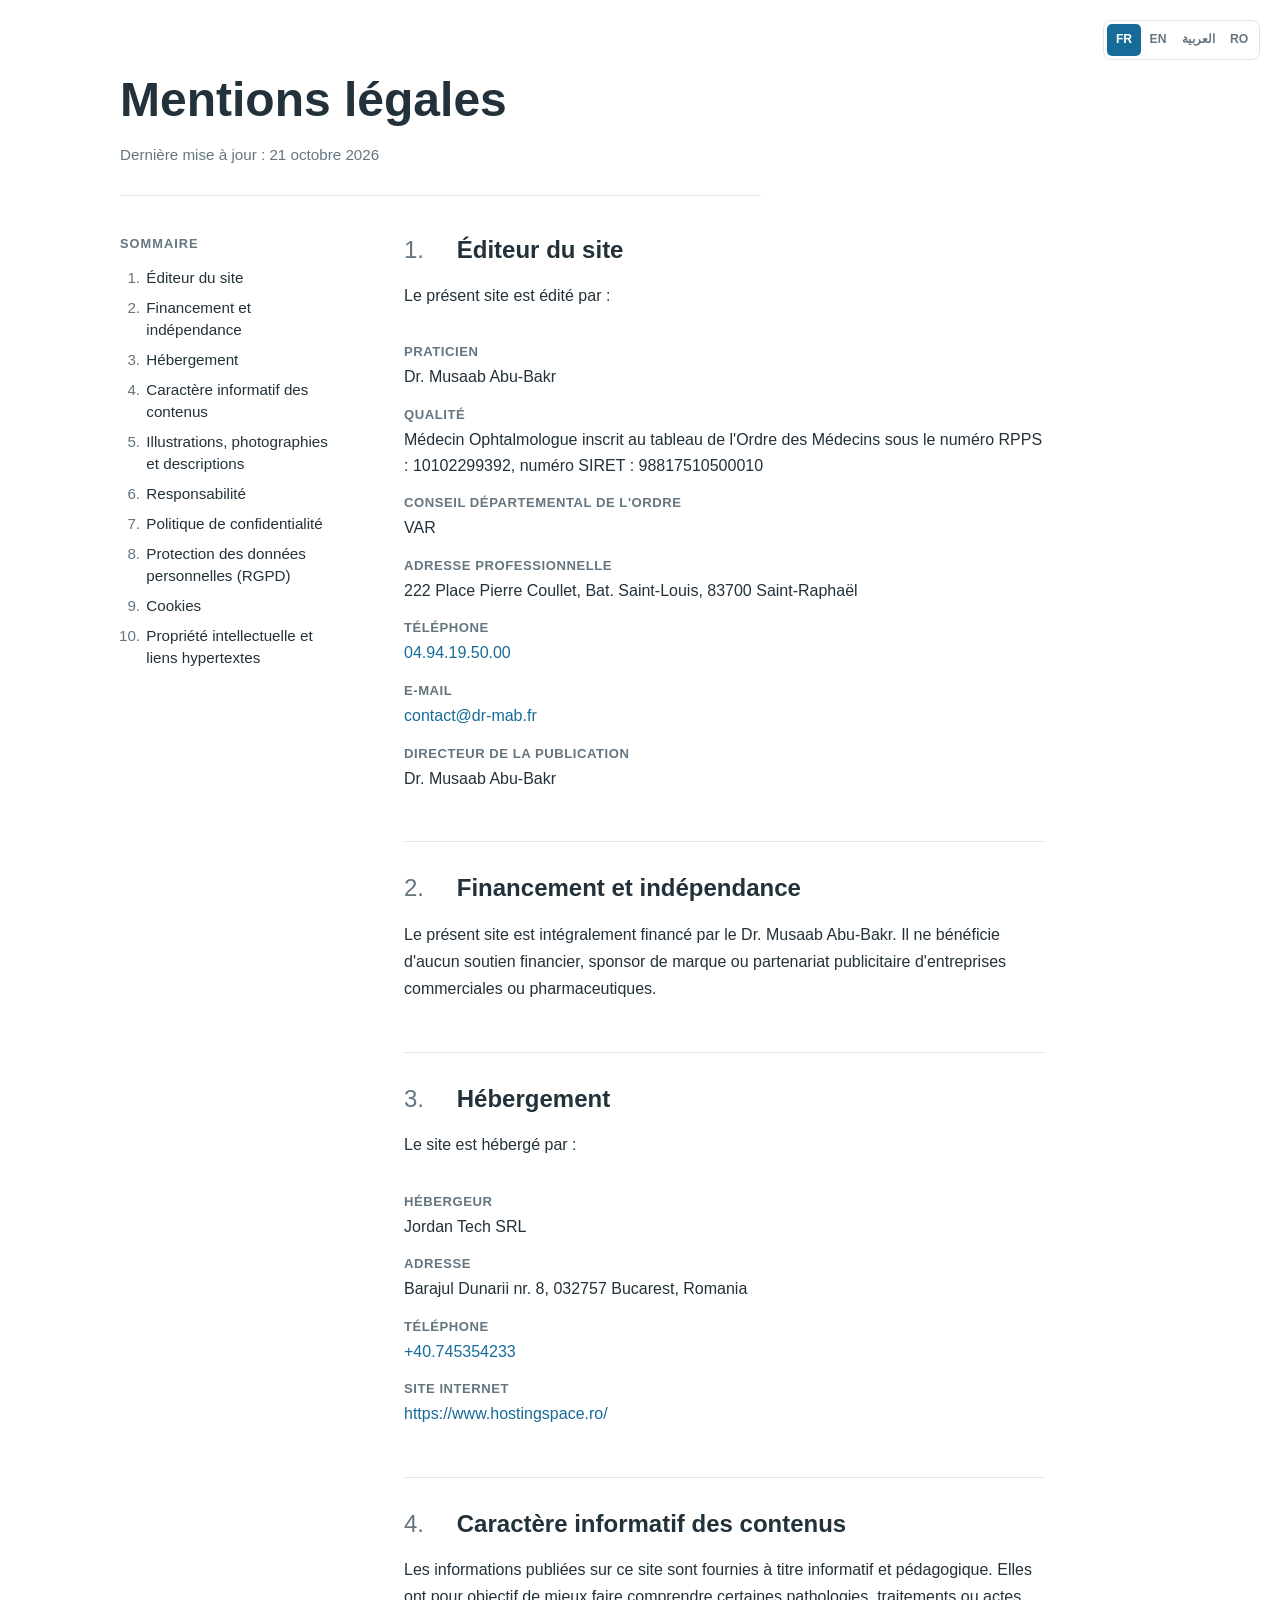
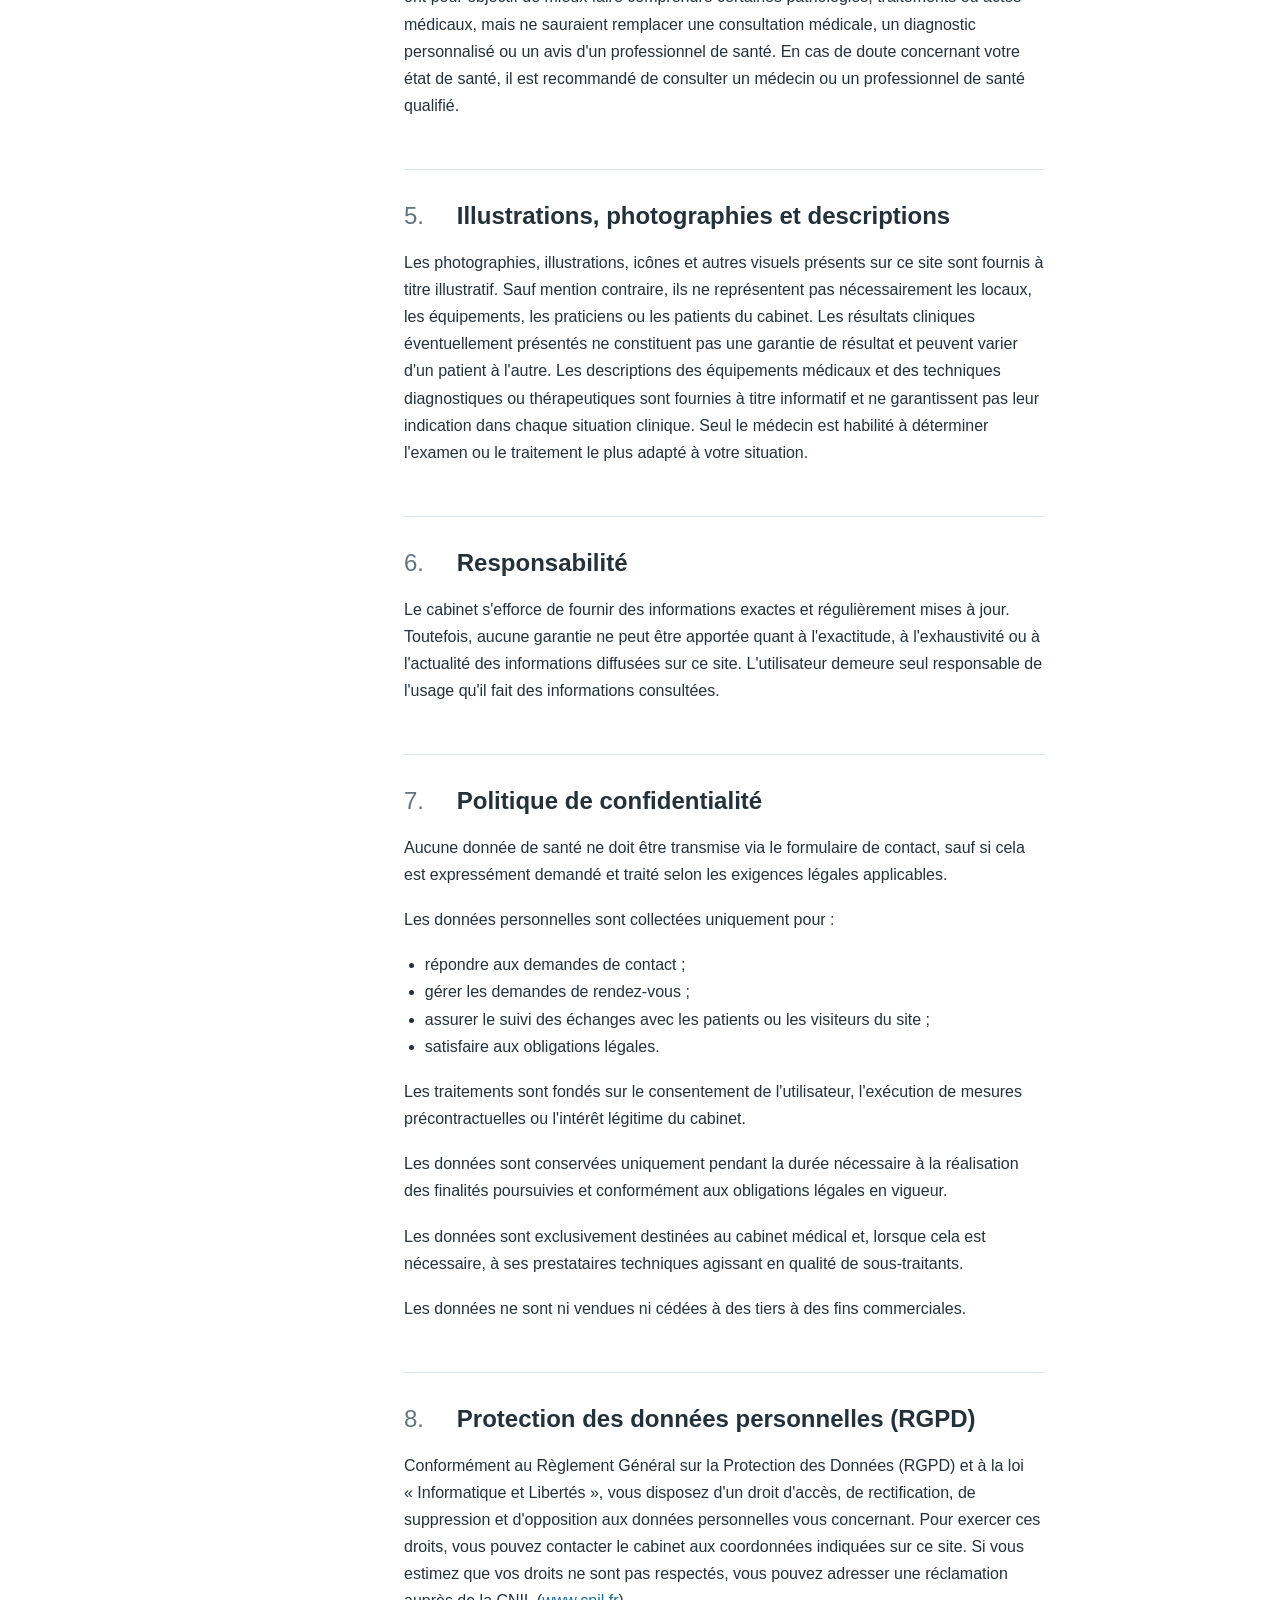
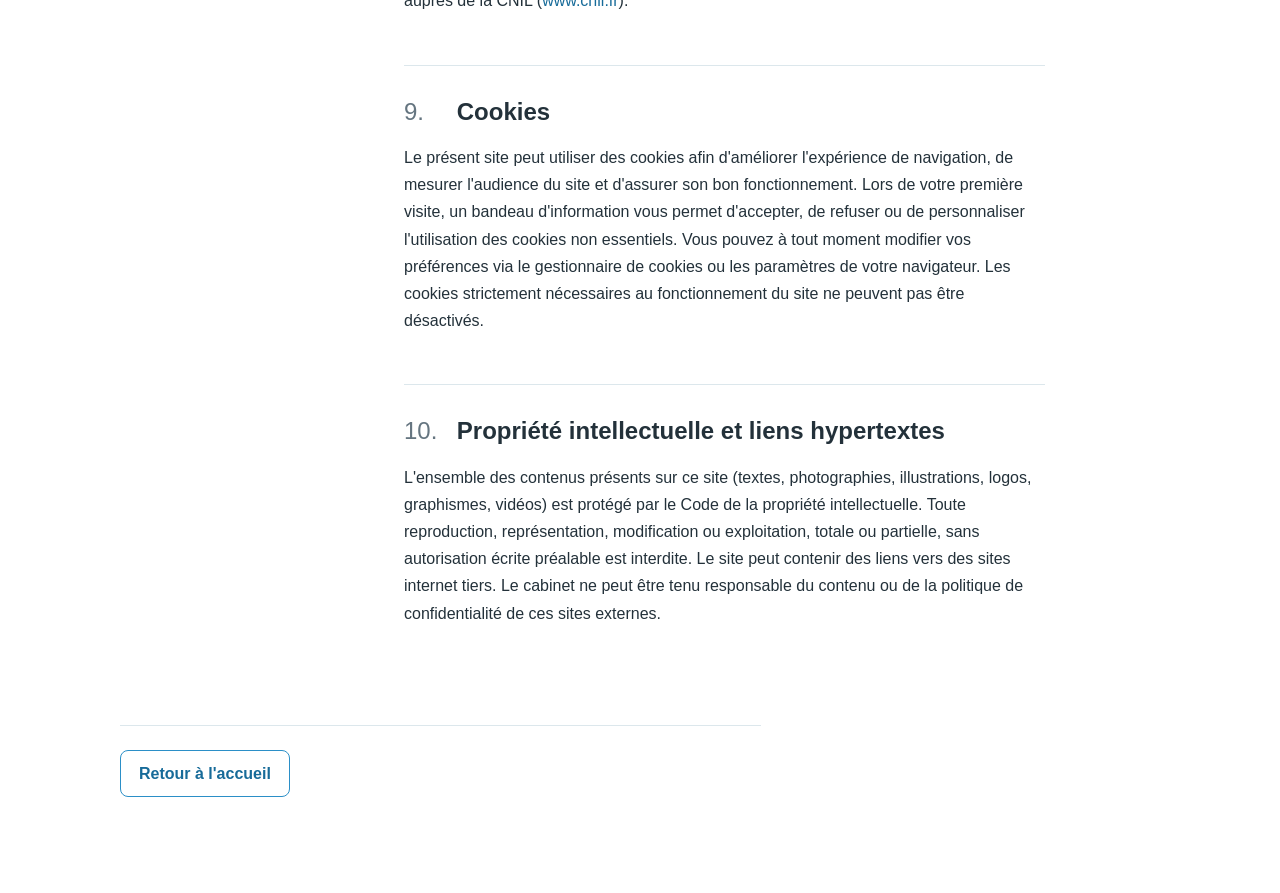
<file: mentions-legales.html>
<!doctype html>
<html lang="fr">
  <head>
    <meta charset="utf-8">
    <meta name="viewport" content="width=device-width, initial-scale=1">
    <title>Mentions légales | Dr Musaab ABU-BAKR</title>
    <meta name="description" content="Mentions légales du site du Dr Musaab ABU-BAKR, chirurgien ophtalmologue.">
    <link rel="icon" type="image/svg+xml" href="assets/images/logo-mab.svg">
    <link rel="stylesheet" href="assets/styles.css?v=d21c5bc8">
  </head>
  <body>
    <main class="section legal-page legal-document">
      <header class="legal-header">
        <h1>Mentions légales</h1>
        <p class="legal-updated" data-i18n-skip>Dernière mise à jour : <time datetime="2026-10-21">21 octobre 2026</time></p>
        <p class="legal-notice" data-non-fr-only hidden>Les présentes mentions légales sont rédigées en français, version qui fait foi.</p>
      </header>

      <div class="legal-layout" lang="fr" dir="ltr" data-i18n-skip>
        <nav class="legal-toc" aria-label="Sommaire">
          <h2>Sommaire</h2>
          <ol>
            <li><a href="#editeur">Éditeur du site</a></li>
            <li><a href="#financement">Financement et indépendance</a></li>
            <li><a href="#hebergement">Hébergement</a></li>
            <li><a href="#caractere-informatif">Caractère informatif des contenus</a></li>
            <li><a href="#illustrations">Illustrations, photographies et descriptions</a></li>
            <li><a href="#responsabilite">Responsabilité</a></li>
            <li><a href="#confidentialite">Politique de confidentialité</a></li>
            <li><a href="#rgpd">Protection des données personnelles (RGPD)</a></li>
            <li><a href="#cookies">Cookies</a></li>
            <li><a href="#propriete-intellectuelle">Propriété intellectuelle et liens hypertextes</a></li>
          </ol>
        </nav>

        <div class="legal-body">
          <section id="editeur" aria-labelledby="editeur-titre">
            <h2 id="editeur-titre">Éditeur du site</h2>
            <p>Le présent site est édité par :</p>
            <dl>
              <dt>Praticien</dt>
              <dd>Dr. Musaab Abu-Bakr</dd>
              <dt>Qualité</dt>
              <dd>Médecin Ophtalmologue inscrit au tableau de l'Ordre des Médecins sous le numéro RPPS : 10102299392, numéro SIRET : 98817510500010</dd>
              <dt>Conseil Départemental de l'Ordre</dt>
              <dd>VAR</dd>
              <dt>Adresse professionnelle</dt>
              <dd>222 Place Pierre Coullet, Bat. Saint-Louis, 83700 Saint-Raphaël</dd>
              <dt>Téléphone</dt>
              <dd><a href="tel:+33494195000">04.94.19.50.00</a></dd>
              <dt>E-mail</dt>
              <dd><a href="mailto:contact@dr-mab.fr">contact@dr-mab.fr</a></dd>
              <dt>Directeur de la publication</dt>
              <dd>Dr. Musaab Abu-Bakr</dd>
            </dl>
          </section>

          <section id="financement" aria-labelledby="financement-titre">
            <h2 id="financement-titre">Financement et indépendance</h2>
            <p>Le présent site est intégralement financé par le Dr. Musaab Abu-Bakr. Il ne bénéficie d'aucun soutien financier, sponsor de marque ou partenariat publicitaire d'entreprises commerciales ou pharmaceutiques.</p>
          </section>

          <section id="hebergement" aria-labelledby="hebergement-titre">
            <h2 id="hebergement-titre">Hébergement</h2>
            <p>Le site est hébergé par :</p>
            <dl>
              <dt>Hébergeur</dt>
              <dd>Jordan Tech SRL</dd>
              <dt>Adresse</dt>
              <dd>Barajul Dunarii nr. 8, 032757 Bucarest, Romania</dd>
              <dt>Téléphone</dt>
              <dd><a href="tel:+40745354233">+40.745354233</a></dd>
              <dt>Site internet</dt>
              <dd><a href="https://www.hostingspace.ro/" target="_blank" rel="noopener">https://www.hostingspace.ro/</a></dd>
            </dl>
          </section>

          <section id="caractere-informatif" aria-labelledby="caractere-informatif-titre">
            <h2 id="caractere-informatif-titre">Caractère informatif des contenus</h2>
            <p>Les informations publiées sur ce site sont fournies à titre informatif et pédagogique. Elles ont pour objectif de mieux faire comprendre certaines pathologies, traitements ou actes médicaux, mais ne sauraient remplacer une consultation médicale, un diagnostic personnalisé ou un avis d'un professionnel de santé. En cas de doute concernant votre état de santé, il est recommandé de consulter un médecin ou un professionnel de santé qualifié.</p>
          </section>

          <section id="illustrations" aria-labelledby="illustrations-titre">
            <h2 id="illustrations-titre">Illustrations, photographies et descriptions</h2>
            <p>Les photographies, illustrations, icônes et autres visuels présents sur ce site sont fournis à titre illustratif. Sauf mention contraire, ils ne représentent pas nécessairement les locaux, les équipements, les praticiens ou les patients du cabinet. Les résultats cliniques éventuellement présentés ne constituent pas une garantie de résultat et peuvent varier d'un patient à l'autre. Les descriptions des équipements médicaux et des techniques diagnostiques ou thérapeutiques sont fournies à titre informatif et ne garantissent pas leur indication dans chaque situation clinique. Seul le médecin est habilité à déterminer l'examen ou le traitement le plus adapté à votre situation.</p>
          </section>

          <section id="responsabilite" aria-labelledby="responsabilite-titre">
            <h2 id="responsabilite-titre">Responsabilité</h2>
            <p>Le cabinet s'efforce de fournir des informations exactes et régulièrement mises à jour. Toutefois, aucune garantie ne peut être apportée quant à l'exactitude, à l'exhaustivité ou à l'actualité des informations diffusées sur ce site. L'utilisateur demeure seul responsable de l'usage qu'il fait des informations consultées.</p>
          </section>

          <section id="confidentialite" aria-labelledby="confidentialite-titre">
            <h2 id="confidentialite-titre">Politique de confidentialité</h2>
            <p>Aucune donnée de santé ne doit être transmise via le formulaire de contact, sauf si cela est expressément demandé et traité selon les exigences légales applicables.</p>
            <p>Les données personnelles sont collectées uniquement pour :</p>
            <ul>
              <li>répondre aux demandes de contact ;</li>
              <li>gérer les demandes de rendez-vous ;</li>
              <li>assurer le suivi des échanges avec les patients ou les visiteurs du site ;</li>
              <li>satisfaire aux obligations légales.</li>
            </ul>
            <p>Les traitements sont fondés sur le consentement de l'utilisateur, l'exécution de mesures précontractuelles ou l'intérêt légitime du cabinet.</p>
            <p>Les données sont conservées uniquement pendant la durée nécessaire à la réalisation des finalités poursuivies et conformément aux obligations légales en vigueur.</p>
            <p>Les données sont exclusivement destinées au cabinet médical et, lorsque cela est nécessaire, à ses prestataires techniques agissant en qualité de sous-traitants.</p>
            <p>Les données ne sont ni vendues ni cédées à des tiers à des fins commerciales.</p>
          </section>

          <section id="rgpd" aria-labelledby="rgpd-titre">
            <h2 id="rgpd-titre">Protection des données personnelles (RGPD)</h2>
            <p>Conformément au Règlement Général sur la Protection des Données (RGPD) et à la loi «&nbsp;Informatique et Libertés&nbsp;», vous disposez d'un droit d'accès, de rectification, de suppression et d'opposition aux données personnelles vous concernant. Pour exercer ces droits, vous pouvez contacter le cabinet aux coordonnées indiquées sur ce site. Si vous estimez que vos droits ne sont pas respectés, vous pouvez adresser une réclamation auprès de la CNIL (<a href="https://www.cnil.fr" target="_blank" rel="noopener">www.cnil.fr</a>).</p>
          </section>

          <section id="cookies" aria-labelledby="cookies-titre">
            <h2 id="cookies-titre">Cookies</h2>
            <p>Le présent site peut utiliser des cookies afin d'améliorer l'expérience de navigation, de mesurer l'audience du site et d'assurer son bon fonctionnement. Lors de votre première visite, un bandeau d'information vous permet d'accepter, de refuser ou de personnaliser l'utilisation des cookies non essentiels. Vous pouvez à tout moment modifier vos préférences via le gestionnaire de cookies ou les paramètres de votre navigateur. Les cookies strictement nécessaires au fonctionnement du site ne peuvent pas être désactivés.</p>
          </section>

          <section id="propriete-intellectuelle" aria-labelledby="propriete-intellectuelle-titre">
            <h2 id="propriete-intellectuelle-titre">Propriété intellectuelle et liens hypertextes</h2>
            <p>L'ensemble des contenus présents sur ce site (textes, photographies, illustrations, logos, graphismes, vidéos) est protégé par le Code de la propriété intellectuelle. Toute reproduction, représentation, modification ou exploitation, totale ou partielle, sans autorisation écrite préalable est interdite. Le site peut contenir des liens vers des sites internet tiers. Le cabinet ne peut être tenu responsable du contenu ou de la politique de confidentialité de ces sites externes.</p>
          </section>
        </div>
      </div>

      <footer class="legal-footer">
        <a class="button button-secondary" href="index.html">Retour à l'accueil</a>
      </footer>
    </main>
    <script src="assets/i18n.js?v=83a98ea0"></script>
  </body>
</html>
</file>
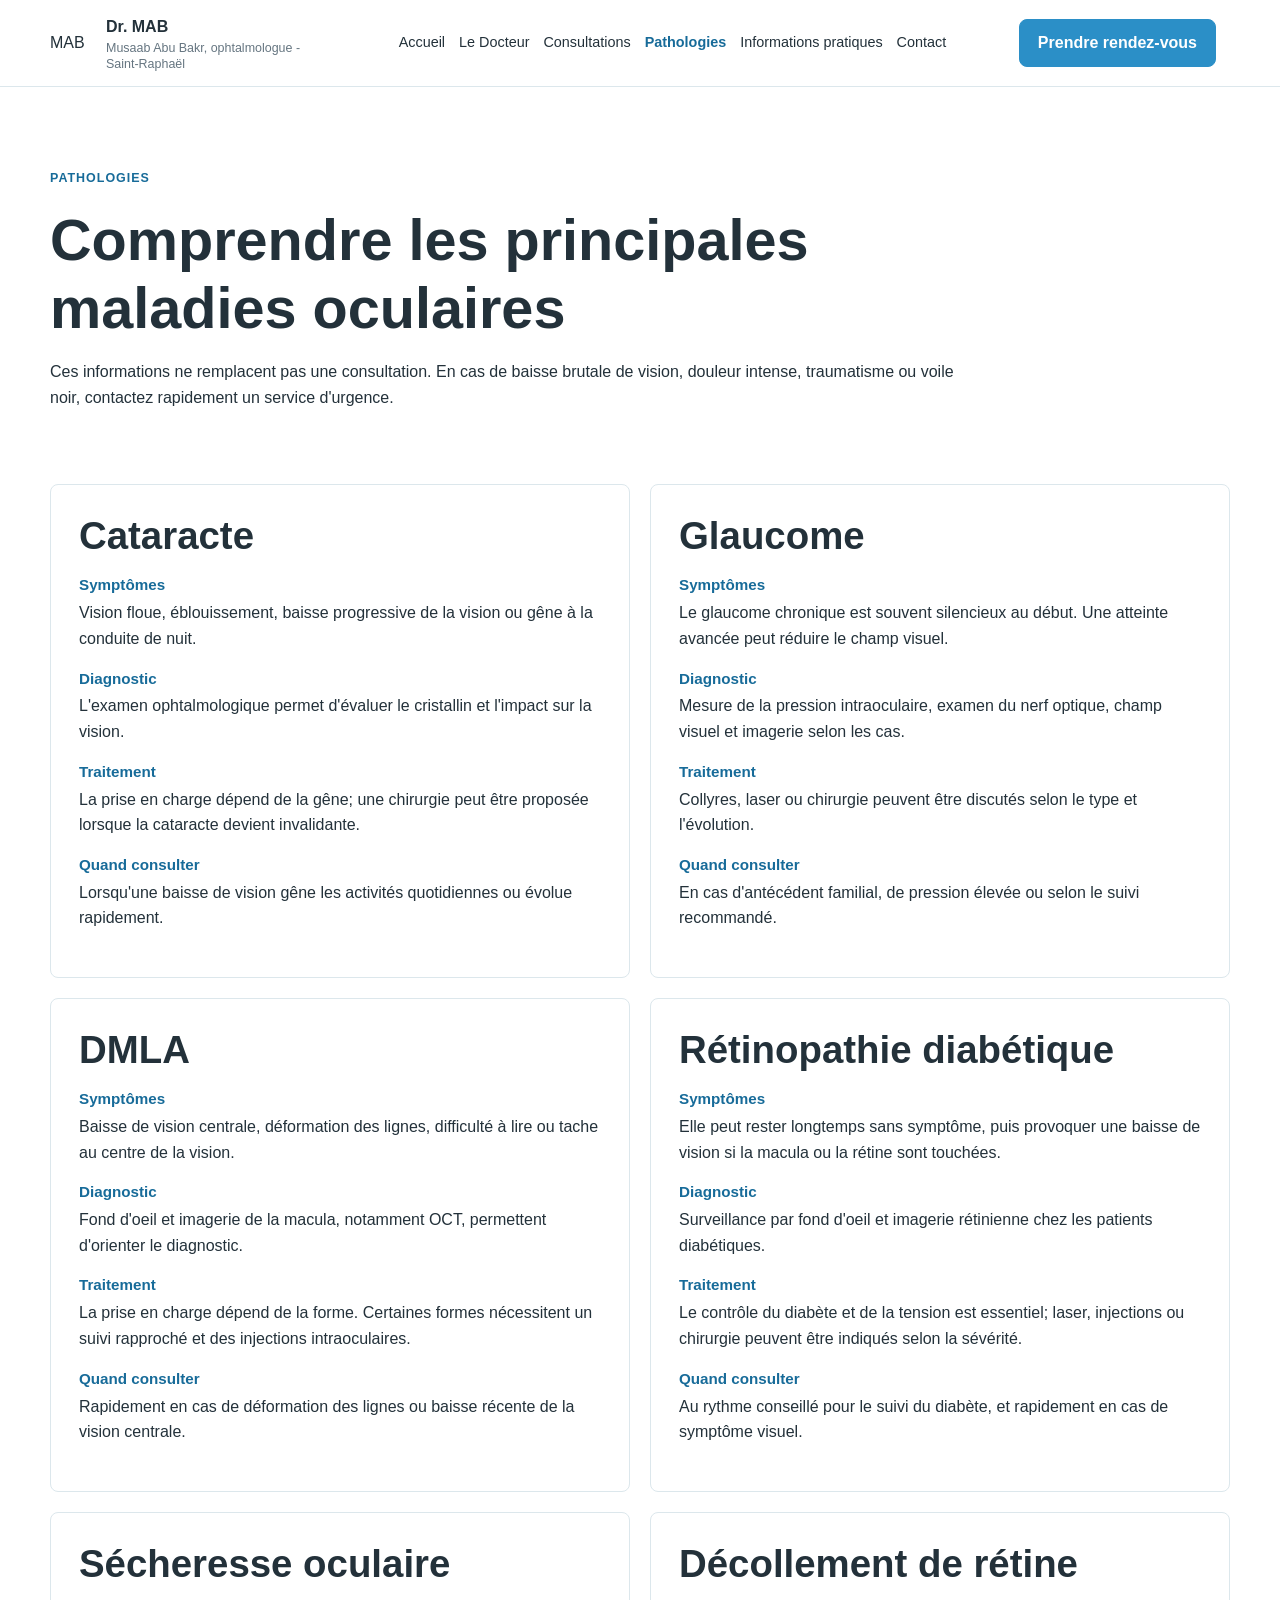
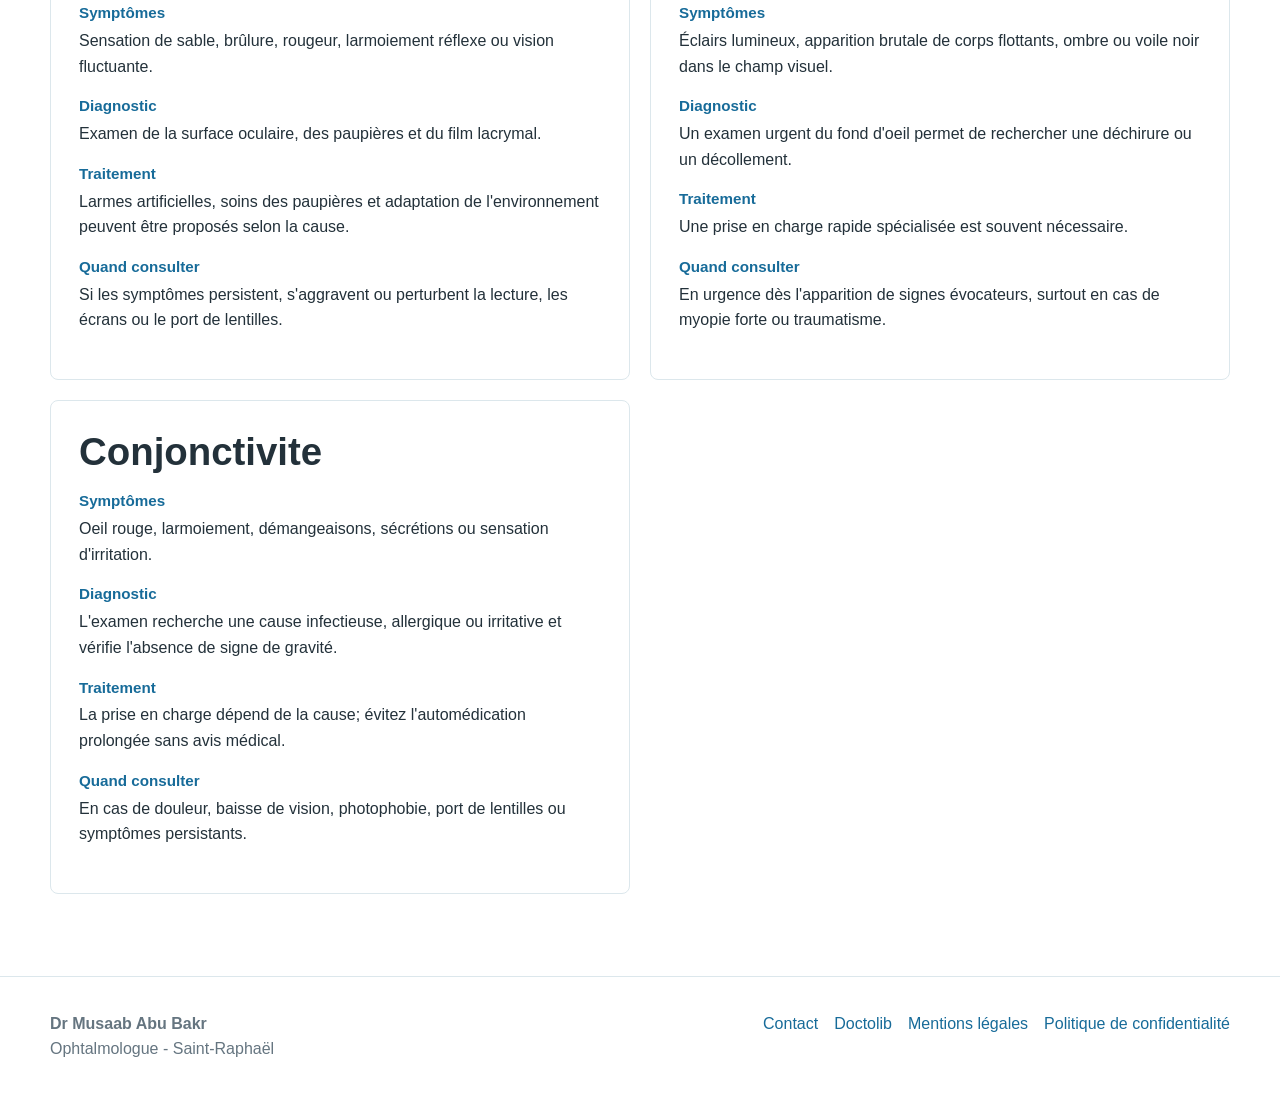
<file: pathologies.html>
<!doctype html>
<html lang="fr">
  <head>
    <meta charset="utf-8">
    <meta name="viewport" content="width=device-width, initial-scale=1">
    <title>Pathologies oculaires | Ophtalmologue Saint-Raphaël</title>
    <meta name="description" content="Informations sur cataracte, glaucome, DMLA, rétinopathie diabétique, sécheresse oculaire, décollement de rétine et conjonctivite.">
    <link rel="stylesheet" href="assets/styles.css">
  </head>
  <body>
    <header class="site-header">
      <a class="brand" href="index.html"><span class="brand-mark">MAB</span><span><strong>Dr. MAB</strong><small>Musaab Abu Bakr, ophtalmologue - Saint-Raphaël</small></span></a>
      <button class="nav-toggle" type="button" aria-expanded="false" aria-controls="site-nav">Menu</button>
      <nav id="site-nav" class="site-nav"><a href="index.html">Accueil</a><a href="le-docteur.html">Le Docteur</a><a href="consultations.html">Consultations</a><a href="pathologies.html" aria-current="page">Pathologies</a><a href="informations-pratiques.html">Informations pratiques</a><a href="contact.html">Contact</a></nav>
      <a class="button button-primary header-cta" href="https://www.doctolib.fr/" target="_blank" rel="noopener">Prendre rendez-vous</a>
    </header>
    <main>
      <section class="section compact-hero">
        <p class="eyebrow">Pathologies</p>
        <h1>Comprendre les principales maladies oculaires</h1>
        <p>Ces informations ne remplacent pas une consultation. En cas de baisse brutale de vision, douleur intense, traumatisme ou voile noir, contactez rapidement un service d'urgence.</p>
      </section>
      <section class="section pathology-list">
        <article id="cataracte"><h2>Cataracte</h2><h3>Symptômes</h3><p>Vision floue, éblouissement, baisse progressive de la vision ou gêne à la conduite de nuit.</p><h3>Diagnostic</h3><p>L'examen ophtalmologique permet d'évaluer le cristallin et l'impact sur la vision.</p><h3>Traitement</h3><p>La prise en charge dépend de la gêne; une chirurgie peut être proposée lorsque la cataracte devient invalidante.</p><h3>Quand consulter</h3><p>Lorsqu'une baisse de vision gêne les activités quotidiennes ou évolue rapidement.</p></article>
        <article id="glaucome"><h2>Glaucome</h2><h3>Symptômes</h3><p>Le glaucome chronique est souvent silencieux au début. Une atteinte avancée peut réduire le champ visuel.</p><h3>Diagnostic</h3><p>Mesure de la pression intraoculaire, examen du nerf optique, champ visuel et imagerie selon les cas.</p><h3>Traitement</h3><p>Collyres, laser ou chirurgie peuvent être discutés selon le type et l'évolution.</p><h3>Quand consulter</h3><p>En cas d'antécédent familial, de pression élevée ou selon le suivi recommandé.</p></article>
        <article id="dmla"><h2>DMLA</h2><h3>Symptômes</h3><p>Baisse de vision centrale, déformation des lignes, difficulté à lire ou tache au centre de la vision.</p><h3>Diagnostic</h3><p>Fond d'oeil et imagerie de la macula, notamment OCT, permettent d'orienter le diagnostic.</p><h3>Traitement</h3><p>La prise en charge dépend de la forme. Certaines formes nécessitent un suivi rapproché et des injections intraoculaires.</p><h3>Quand consulter</h3><p>Rapidement en cas de déformation des lignes ou baisse récente de la vision centrale.</p></article>
        <article id="retinopathie-diabetique"><h2>Rétinopathie diabétique</h2><h3>Symptômes</h3><p>Elle peut rester longtemps sans symptôme, puis provoquer une baisse de vision si la macula ou la rétine sont touchées.</p><h3>Diagnostic</h3><p>Surveillance par fond d'oeil et imagerie rétinienne chez les patients diabétiques.</p><h3>Traitement</h3><p>Le contrôle du diabète et de la tension est essentiel; laser, injections ou chirurgie peuvent être indiqués selon la sévérité.</p><h3>Quand consulter</h3><p>Au rythme conseillé pour le suivi du diabète, et rapidement en cas de symptôme visuel.</p></article>
        <article id="secheresse-oculaire"><h2>Sécheresse oculaire</h2><h3>Symptômes</h3><p>Sensation de sable, brûlure, rougeur, larmoiement réflexe ou vision fluctuante.</p><h3>Diagnostic</h3><p>Examen de la surface oculaire, des paupières et du film lacrymal.</p><h3>Traitement</h3><p>Larmes artificielles, soins des paupières et adaptation de l'environnement peuvent être proposés selon la cause.</p><h3>Quand consulter</h3><p>Si les symptômes persistent, s'aggravent ou perturbent la lecture, les écrans ou le port de lentilles.</p></article>
        <article id="decollement-retine"><h2>Décollement de rétine</h2><h3>Symptômes</h3><p>Éclairs lumineux, apparition brutale de corps flottants, ombre ou voile noir dans le champ visuel.</p><h3>Diagnostic</h3><p>Un examen urgent du fond d'oeil permet de rechercher une déchirure ou un décollement.</p><h3>Traitement</h3><p>Une prise en charge rapide spécialisée est souvent nécessaire.</p><h3>Quand consulter</h3><p>En urgence dès l'apparition de signes évocateurs, surtout en cas de myopie forte ou traumatisme.</p></article>
        <article id="conjonctivite"><h2>Conjonctivite</h2><h3>Symptômes</h3><p>Oeil rouge, larmoiement, démangeaisons, sécrétions ou sensation d'irritation.</p><h3>Diagnostic</h3><p>L'examen recherche une cause infectieuse, allergique ou irritative et vérifie l'absence de signe de gravité.</p><h3>Traitement</h3><p>La prise en charge dépend de la cause; évitez l'automédication prolongée sans avis médical.</p><h3>Quand consulter</h3><p>En cas de douleur, baisse de vision, photophobie, port de lentilles ou symptômes persistants.</p></article>
      </section>
    </main>
    <footer class="site-footer"><div><strong>Dr Musaab Abu Bakr</strong><span>Ophtalmologue - Saint-Raphaël</span></div><nav><a href="contact.html">Contact</a><a href="https://www.doctolib.fr/" target="_blank" rel="noopener">Doctolib</a><a href="mentions-legales.html">Mentions légales</a><a href="politique-confidentialite.html">Politique de confidentialité</a></nav></footer>
    <script src="assets/script.js"></script>
  </body>
</html>
</file>
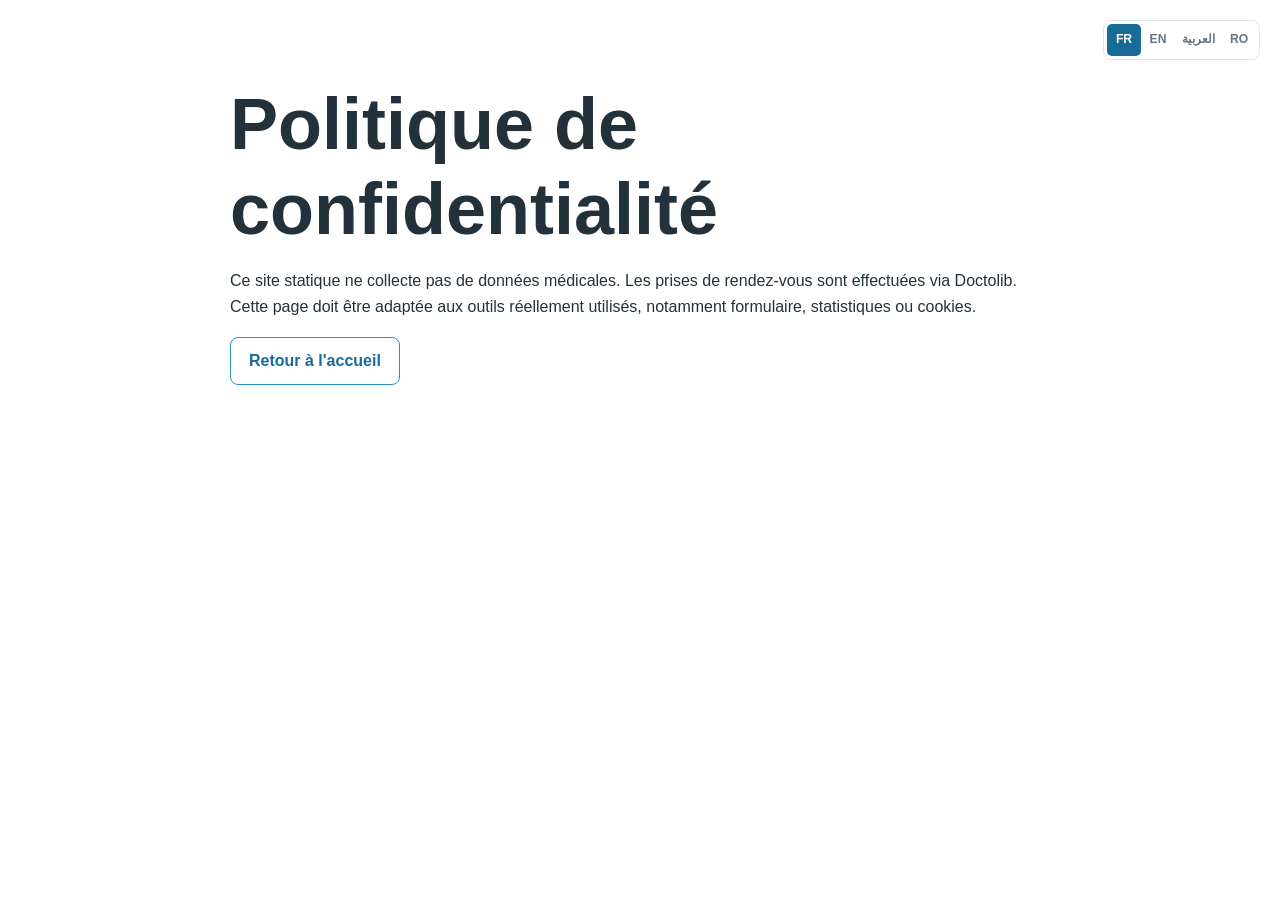
<file: politique-confidentialite.html>
<!doctype html>
<html lang="fr">
  <head>
    <meta charset="utf-8">
    <meta name="viewport" content="width=device-width, initial-scale=1">
    <title>Politique de confidentialité | Dr Musaab ABU-BAKR</title>
    <meta name="description" content="Politique de confidentialité du site du Dr Musaab ABU-BAKR, ophtalmologue à Saint-Raphaël.">
    <link rel="icon" type="image/svg+xml" href="assets/images/logo-mab.svg">
    <link rel="stylesheet" href="assets/styles.css?v=88e4c8ac">
  </head>
  <body>
    <main class="section legal-page">
      <h1>Politique de confidentialité</h1>
      <p>Ce site statique ne collecte pas de données médicales. Les prises de rendez-vous sont effectuées via Doctolib. Cette page doit être adaptée aux outils réellement utilisés, notamment formulaire, statistiques ou cookies.</p>
      <p><a class="button button-secondary" href="index.html">Retour à l'accueil</a></p>
    </main>
    <script src="assets/i18n.js?v=0bcf92c6"></script>
  </body>
</html>
</file>
<file: assets/styles.css>
:root {
  --blue: #2b8fc7;
  --blue-dark: #176b99;
  --blue-soft: #eaf6fb;
  --ink: #23313a;
  --muted: #657580;
  --line: #dce7ec;
  --panel: #f7fbfd;
  --white: #ffffff;
  --shadow: 0 18px 50px rgba(35, 49, 58, 0.08);
}

* {
  box-sizing: border-box;
}

html {
  scroll-behavior: smooth;
}

body {
  margin: 0;
  color: var(--ink);
  background: var(--white);
  font-family: Arial, Helvetica, sans-serif;
  line-height: 1.6;
}

img {
  display: block;
  max-width: 100%;
}

a {
  color: var(--blue-dark);
  text-decoration: none;
}

a:hover {
  text-decoration: underline;
}

h1,
h2,
h3 {
  line-height: 1.18;
  margin: 0 0 16px;
}

h1 {
  font-size: clamp(2rem, 6vw, 4.5rem);
  letter-spacing: 0;
}

h2 {
  font-size: clamp(1.55rem, 3vw, 2.4rem);
}

h3 {
  font-size: 1.05rem;
}

p {
  margin: 0 0 18px;
}

.site-header {
  position: sticky;
  top: 0;
  z-index: 10;
  display: grid;
  grid-template-columns: auto 1fr auto auto;
  align-items: center;
  gap: 14px;
  padding: 14px max(20px, calc((100vw - 1180px) / 2));
  border-bottom: 1px solid var(--line);
  background: rgba(255, 255, 255, 0.96);
  backdrop-filter: blur(10px);
}

.language-switcher {
  direction: ltr;
  display: inline-flex;
  align-items: center;
  padding: 3px;
  border: 1px solid var(--line);
  border-radius: 8px;
  background: var(--white);
}

.language-switcher button {
  min-width: 34px;
  height: 32px;
  padding: 0 7px;
  border: 0;
  border-radius: 5px;
  background: transparent;
  color: var(--muted);
  cursor: pointer;
  font: inherit;
  font-size: 0.76rem;
  font-weight: 700;
}

.language-switcher button.is-active {
  color: var(--white);
  background: var(--blue-dark);
}

.language-switcher-legal {
  position: absolute;
  top: 20px;
  right: 20px;
}

html[dir="rtl"] body {
  font-family: Arial, "Tahoma", sans-serif;
}

html[dir="rtl"] .hero-list li,
html[dir="rtl"] .check-list li {
  padding-right: 28px;
  padding-left: 0;
}

html[dir="rtl"] .hero-list li::before,
html[dir="rtl"] .check-list li::before {
  right: 0;
  left: auto;
}

.brand {
  display: inline-flex;
  align-items: center;
  gap: 12px;
  min-width: 0;
  color: var(--ink);
}

.brand:hover {
  text-decoration: none;
}

.brand-mark {
  display: block;
  width: 44px;
  max-width: 44px;
  height: auto;
  border-radius: 8px;
  flex-shrink: 0;
}

.brand strong,
.brand small {
  display: block;
}

.brand small {
  max-width: 220px;
  color: var(--muted);
  font-size: 0.78rem;
  line-height: 1.3;
}

.site-nav {
  display: flex;
  justify-content: center;
  gap: 14px;
  font-size: 0.9rem;
}

.site-nav a {
  color: var(--ink);
  white-space: nowrap;
}

.site-nav a[aria-current="page"] {
  color: var(--blue-dark);
  font-weight: 700;
}

.nav-toggle {
  display: none;
}

.button {
  display: inline-flex;
  align-items: center;
  justify-content: center;
  min-height: 44px;
  padding: 10px 18px;
  border: 1px solid var(--blue);
  border-radius: 8px;
  font-weight: 700;
  text-decoration: none;
}

.button:hover {
  text-decoration: none;
}

.button-primary {
  color: var(--white);
  background: var(--blue);
}

.button-primary:hover {
  background: var(--blue-dark);
}

.button-secondary {
  color: var(--blue-dark);
  background: var(--white);
}

.section {
  width: min(1180px, calc(100% - 40px));
  margin: 0 auto;
  padding: 82px 0;
}

.section-muted {
  width: 100%;
  padding-right: max(20px, calc((100vw - 1180px) / 2));
  padding-left: max(20px, calc((100vw - 1180px) / 2));
  background: var(--panel);
}

.hero,
.split,
.page-hero,
.contact-band,
.contact-page {
  display: grid;
  grid-template-columns: minmax(0, 1fr) minmax(320px, 0.82fr);
  gap: 54px;
  align-items: center;
}

.hero {
  min-height: calc(100vh - 78px);
  padding-top: 52px;
  padding-bottom: 52px;
}

.hero-title {
  max-width: 760px;
  font-size: 4rem;
  line-height: 1.12;
}

.hero-role {
  display: block;
  margin-top: 10px;
}

.nowrap {
  white-space: nowrap;
}

.eyebrow {
  color: var(--blue-dark);
  font-size: 0.78rem;
  font-weight: 700;
  letter-spacing: 0.08em;
  text-transform: uppercase;
}

.hero-list,
.check-list {
  padding: 0;
  margin: 0 0 28px;
  list-style: none;
}

.hero-list li,
.check-list li {
  position: relative;
  padding-left: 28px;
  margin: 10px 0;
}

.hero-list li::before,
.check-list li::before,
.advantage-row span::before {
  content: "✓";
  color: var(--blue-dark);
  font-weight: 700;
}

.hero-list li::before,
.check-list li::before {
  position: absolute;
  left: 0;
}

.actions {
  display: flex;
  flex-wrap: wrap;
  gap: 12px;
}

.photo-card {
  position: relative;
  overflow: hidden;
  min-height: 360px;
  margin: 0;
  border: 1px solid var(--line);
  border-radius: 8px;
  background:
    linear-gradient(135deg, rgba(43, 143, 199, 0.12), rgba(247, 251, 253, 0.86)),
    repeating-linear-gradient(45deg, #f6fbfd 0 12px, #eef7fb 12px 24px);
  box-shadow: var(--shadow);
}

.photo-card img {
  width: 100%;
  height: 100%;
  min-height: inherit;
  object-fit: cover;
}

.photo-card img.focus-right {
  object-position: right center;
}

.photo-card img[hidden] {
  display: none;
}

.photo-card img:not([src]),
.photo-card img[src=""] {
  display: none;
}

.photo-card img.hero-photo-badge {
  position: absolute;
  top: 10px;
  right: 10px;
  width: 190px;
  height: auto;
  min-height: 0;
  object-fit: contain;
  border-radius: 6px;
  box-shadow: 0 2px 10px rgba(0, 0, 0, 0.35);
}

.photo-card figcaption {
  position: absolute;
  right: 16px;
  bottom: 16px;
  left: 16px;
  padding: 10px 12px;
  border: 1px solid var(--line);
  border-radius: 8px;
  background: rgba(255, 255, 255, 0.9);
  color: var(--muted);
  font-size: 0.88rem;
}

.hero-photo {
  min-height: 520px;
}

.wide-photo {
  min-height: 460px;
}

.section-heading {
  max-width: 720px;
  margin-bottom: 34px;
}

.feature-grid,
.language-grid {
  display: grid;
  grid-template-columns: repeat(4, minmax(0, 1fr));
  gap: 18px;
}

.feature,
.language-grid article,
.service-list article,
.pathology-list article,
.faq details {
  border: 1px solid var(--line);
  border-radius: 8px;
  background: var(--white);
}

.feature {
  display: block;
  padding: 24px;
  color: inherit;
  text-decoration: none;
  transition: box-shadow 0.15s ease, border-color 0.15s ease;
}

.feature:hover,
.feature:focus-visible {
  border-color: var(--blue);
  box-shadow: var(--shadow);
}

.icon {
  display: grid;
  width: 42px;
  height: 42px;
  place-items: center;
  margin-bottom: 18px;
  border-radius: 8px;
  background: var(--blue-soft);
  color: var(--blue-dark);
  font-size: 1.45rem;
}

.center {
  margin-top: 28px;
  text-align: center;
}

.advantage-row {
  display: grid;
  grid-template-columns: repeat(4, minmax(0, 1fr));
  gap: 16px;
}

.advantage-row span {
  display: flex;
  align-items: center;
  gap: 10px;
  min-height: 72px;
  padding: 18px;
  border: 1px solid var(--line);
  border-radius: 8px;
  background: var(--white);
  font-weight: 700;
}

.international {
  display: grid;
  grid-template-columns: 0.65fr 1fr;
  gap: 36px;
  border-top: 1px solid var(--line);
  border-bottom: 1px solid var(--line);
}

.language-grid {
  grid-template-columns: repeat(3, minmax(0, 1fr));
}

.language-grid article {
  padding: 24px;
}

.contact-band,
.contact-page {
  align-items: stretch;
}

.contact-secondary {
  padding-top: 64px;
  border-top: 1px solid var(--line);
}

.info-list {
  display: grid;
  gap: 12px;
  margin: 0 0 26px;
}

.info-list div {
  padding-bottom: 12px;
  border-bottom: 1px solid var(--line);
}

.info-list dt {
  color: var(--muted);
  font-size: 0.85rem;
}

.info-list dd {
  margin: 0;
  font-weight: 700;
}

.info-list.large {
  font-size: 1.1rem;
}

.map-placeholder {
  display: grid;
  min-height: 320px;
  place-items: center;
  border: 1px solid var(--line);
  border-radius: 8px;
  background:
    linear-gradient(rgba(255, 255, 255, 0.75), rgba(255, 255, 255, 0.75)),
    linear-gradient(90deg, transparent 24px, rgba(43, 143, 199, 0.12) 25px),
    linear-gradient(transparent 24px, rgba(43, 143, 199, 0.12) 25px);
  background-size: auto, 50px 50px, 50px 50px;
  color: var(--muted);
  font-weight: 700;
}

.large-map {
  min-height: 520px;
}

.map-image-link {
  overflow: hidden;
  padding: 0;
  background: var(--white);
}

.map-image-link img {
  width: 100%;
  height: 100%;
  min-height: inherit;
  object-fit: cover;
  transition: transform 180ms ease;
}

.map-image-link:hover img {
  transform: scale(1.015);
}

.compact-hero {
  max-width: 920px;
  margin-left: max(20px, calc((100vw - 1180px) / 2));
  padding-bottom: 34px;
}

.compact-hero h1 {
  font-size: clamp(2rem, 5vw, 3.6rem);
}

.service-list,
.pathology-list {
  display: grid;
  grid-template-columns: repeat(2, minmax(0, 1fr));
  gap: 20px;
  padding-top: 22px;
}

.pathology-list article {
  padding: 28px;
}

.service-list article {
  overflow: hidden;
  padding: 0;
  scroll-margin-top: 90px;
}

.service-list article img {
  display: block;
  width: 100%;
  height: 190px;
  object-fit: cover;
}

.service-list .service-body {
  padding: 28px;
}

.service-list h3,
.pathology-list h3 {
  margin: 18px 0 6px;
  color: var(--blue-dark);
  font-size: 0.95rem;
}

.faq {
  max-width: 900px;
}

.faq details {
  padding: 18px 22px;
  margin-bottom: 14px;
}

.faq summary {
  cursor: pointer;
  font-weight: 700;
}

.faq p {
  margin-top: 12px;
  margin-bottom: 0;
}

.content {
  display: grid;
  max-width: 920px;
  gap: 32px;
}

.timeline {
  display: grid;
  gap: 16px;
  margin: 18px 0 0;
  padding: 0;
  list-style: none;
}

.timeline li {
  padding-left: 16px;
  border-left: 2px solid var(--line);
}

.timeline strong {
  display: block;
}

.timeline .timeline-meta {
  display: block;
  margin-top: 2px;
  color: var(--muted);
  font-size: 0.85rem;
}

.content article {
  padding-bottom: 28px;
  border-bottom: 1px solid var(--line);
}

.site-footer {
  display: flex;
  justify-content: space-between;
  gap: 24px;
  padding: 34px max(20px, calc((100vw - 1180px) / 2));
  border-top: 1px solid var(--line);
  color: var(--muted);
}

.site-footer strong,
.site-footer span {
  display: block;
}

.site-footer nav {
  display: flex;
  flex-wrap: wrap;
  gap: 16px;
}

.legal-page {
  max-width: 820px;
}

.legal-page a:focus-visible {
  outline: 2px solid var(--blue-dark);
  outline-offset: 3px;
  border-radius: 2px;
}

.legal-page.legal-document {
  max-width: 1040px;
  padding: 72px 0 96px;
  overflow-wrap: anywhere;
}

.legal-page .legal-header {
  max-width: 72ch;
  margin-bottom: 40px;
  padding-bottom: 28px;
  border-bottom: 1px solid var(--line);
}

.legal-page .legal-header h1 {
  margin-bottom: 14px;
  font-size: clamp(2rem, 5vw, 3rem);
}

.legal-page .legal-updated,
.legal-page .legal-notice {
  margin: 0;
  color: var(--muted);
  font-size: 0.95rem;
}

.legal-page .legal-notice {
  margin-top: 14px;
  padding-left: 14px;
  border-left: 2px solid var(--blue);
  color: var(--ink);
}

.legal-page .legal-notice[hidden] {
  display: none;
}

.legal-page .legal-layout {
  display: block;
}

.legal-page .legal-toc {
  margin-bottom: 40px;
  padding-bottom: 28px;
  border-bottom: 1px solid var(--line);
}

.legal-page .legal-toc h2 {
  margin-bottom: 12px;
  color: var(--muted);
  font-size: 0.8rem;
  letter-spacing: 0.08em;
  text-transform: uppercase;
}

.legal-page .legal-toc ol {
  margin: 0;
  padding-left: 1.6em;
  font-size: 0.95rem;
  line-height: 1.45;
}

.legal-page .legal-toc li {
  padding: 4px 0 4px 2px;
}

.legal-page .legal-toc li::marker {
  color: var(--muted);
}

.legal-page .legal-toc a {
  color: var(--ink);
}

.legal-page .legal-toc a:hover {
  color: var(--blue-dark);
}

.legal-page .legal-body {
  max-width: 72ch;
  counter-reset: legal-section;
}

.legal-page .legal-body section {
  padding: 32px 0;
  border-top: 1px solid var(--line);
  scroll-margin-top: 24px;
}

.legal-page .legal-body section:first-child {
  padding-top: 0;
  border-top: 0;
}

.legal-page .legal-body h2 {
  display: flex;
  gap: 0.6em;
  margin-bottom: 18px;
  font-size: clamp(1.25rem, 2.4vw, 1.5rem);
  counter-increment: legal-section;
}

.legal-page .legal-body h2::before {
  flex: none;
  min-width: 1.6em;
  color: var(--muted);
  content: counter(legal-section) ".";
  font-weight: 400;
}

.legal-page .legal-body p,
.legal-page .legal-body li {
  line-height: 1.7;
}

.legal-page .legal-body ul {
  margin: 0 0 18px;
  padding-left: 1.3em;
}

.legal-page .legal-body dl {
  display: grid;
  grid-template-columns: minmax(0, 1fr);
  gap: 0;
  margin: 0 0 18px;
}

.legal-page .legal-body dt {
  margin-top: 14px;
  color: var(--muted);
  font-size: 0.82rem;
  font-weight: 700;
  letter-spacing: 0.04em;
  text-transform: uppercase;
}

.legal-page .legal-body dd {
  margin: 2px 0 0;
}

.legal-page .legal-footer {
  max-width: 72ch;
  margin-top: 48px;
  padding-top: 24px;
  border-top: 1px solid var(--line);
}

@media (min-width: 960px) {
  .legal-page .legal-layout {
    display: grid;
    grid-template-columns: 220px minmax(0, 72ch);
    gap: 64px;
    align-items: start;
  }

  .legal-page .legal-toc {
    position: sticky;
    top: 32px;
    margin: 0;
    padding: 0;
    border: 0;
  }
}

@media (prefers-reduced-motion: reduce) {
  html:has(.legal-page) {
    scroll-behavior: auto;
  }
}

@media (max-width: 1180px) {
  .site-header {
    grid-template-columns: 1fr auto auto;
  }

  .header-cta {
    display: none;
  }

  .nav-toggle {
    display: inline-flex;
    align-items: center;
    justify-content: center;
    min-height: 40px;
    padding: 8px 12px;
    border: 1px solid var(--line);
    border-radius: 8px;
    background: var(--white);
    color: var(--ink);
    font-weight: 700;
  }

  .site-nav {
    grid-column: 1 / -1;
    display: none;
    flex-direction: column;
    align-items: flex-start;
    padding-top: 10px;
  }

  .language-switcher {
    grid-column: 2;
    grid-row: 1;
    justify-self: end;
  }

  .nav-toggle {
    grid-column: 3;
    grid-row: 1;
  }

  .site-nav {
    grid-row: 2;
  }

  .site-nav.is-open {
    display: flex;
  }

  .hero,
  .split,
  .page-hero,
  .contact-band,
  .contact-page,
  .international {
    grid-template-columns: 1fr;
  }

  .hero-title {
    max-width: 820px;
    font-size: 3.45rem;
  }

  .feature-grid,
  .advantage-row {
    grid-template-columns: repeat(2, minmax(0, 1fr));
  }
}

@media (max-width: 720px) {
  .section {
    width: min(100% - 28px, 1180px);
    padding: 58px 0;
  }

  .section-muted {
    width: 100%;
    padding-right: 14px;
    padding-left: 14px;
  }

  .brand small {
    max-width: 190px;
  }

  .site-header {
    gap: 10px;
  }

  .language-switcher button {
    min-width: 29px;
    padding: 0 4px;
    font-size: 0.7rem;
  }

  .language-switcher {
    grid-column: 1 / -1;
    grid-row: 2;
  }

  .site-nav {
    grid-row: 3;
  }

  .hero {
    min-height: auto;
    padding-top: 44px;
  }

  .hero-title {
    font-size: 2.55rem;
    line-height: 1.14;
  }

  .hero-photo,
  .photo-card,
  .wide-photo {
    min-height: 300px;
  }

  .feature-grid,
  .advantage-row,
  .language-grid,
  .service-list,
  .pathology-list {
    grid-template-columns: 1fr;
  }

  .site-footer {
    display: grid;
  }
}

@media (max-width: 420px) {
  .hero-title {
    font-size: 2.2rem;
  }
}

.hero-carousel {
  position: absolute;
  inset: 0;
}

.hero-carousel-slides {
  position: absolute;
  inset: 0;
}

.hero-carousel-slide {
  position: absolute;
  inset: 0;
  width: 100%;
  height: 100%;
  object-fit: cover;
  opacity: 0;
  transition: opacity 480ms ease;
}

.hero-carousel-slide.active {
  z-index: 1;
  opacity: 1;
}

.hero-carousel-dots {
  position: absolute;
  z-index: 2;
  right: 16px;
  bottom: 16px;
  left: 16px;
  display: flex;
  justify-content: center;
  gap: 8px;
}

.hero-carousel-dot {
  width: 10px;
  height: 10px;
  padding: 0;
  border: 1px solid var(--line);
  border-radius: 50%;
  background: rgba(255, 255, 255, 0.8);
  box-shadow: var(--shadow);
  cursor: pointer;
}

.hero-carousel-dot.active {
  background: var(--blue);
  border-color: var(--blue);
}

.hero-carousel-expand {
  position: absolute;
  z-index: 2;
  top: 16px;
  right: 16px;
  width: 36px;
  height: 36px;
  display: inline-flex;
  align-items: center;
  justify-content: center;
  padding: 0;
  border: 1px solid var(--line);
  border-radius: 999px;
  background: rgba(255, 255, 255, 0.8);
  box-shadow: var(--shadow);
  color: var(--ink);
  font-size: 1.1rem;
  cursor: pointer;
}

.hero-carousel-expand:hover {
  background: var(--white);
}

.lightbox {
  display: none;
  position: fixed;
  inset: 0;
  z-index: 1000;
  align-items: center;
  justify-content: center;
  padding: 40px;
  background: rgba(35, 49, 58, 0.85);
}

.lightbox.lightbox-open {
  display: flex;
}

.lightbox-image {
  max-width: 100%;
  max-height: 100%;
  object-fit: contain;
  box-shadow: var(--shadow);
}

.lightbox-close {
  position: fixed;
  top: 20px;
  right: 20px;
  width: 44px;
  height: 44px;
  display: inline-flex;
  align-items: center;
  justify-content: center;
  padding: 0;
  border: 1px solid rgba(255, 255, 255, 0.4);
  border-radius: 999px;
  background: rgba(255, 255, 255, 0.15);
  color: var(--white);
  font-size: 1.2rem;
  cursor: pointer;
}

.lightbox-close:hover {
  background: rgba(255, 255, 255, 0.3);
}

.timeline:not(.is-expanded) .timeline-extra {
  display: none;
}

.timeline-toggle {
  margin-top: 18px;
  cursor: pointer;
}

.timeline-toggle .toggle-label-less {
  display: none;
}

.timeline-toggle[aria-expanded="true"] .toggle-label-more {
  display: none;
}

.timeline-toggle[aria-expanded="true"] .toggle-label-less {
  display: inline;
}

@media (prefers-reduced-motion: reduce) {
  .hero-carousel-slide {
    transition: none;
  }
}
</file>
